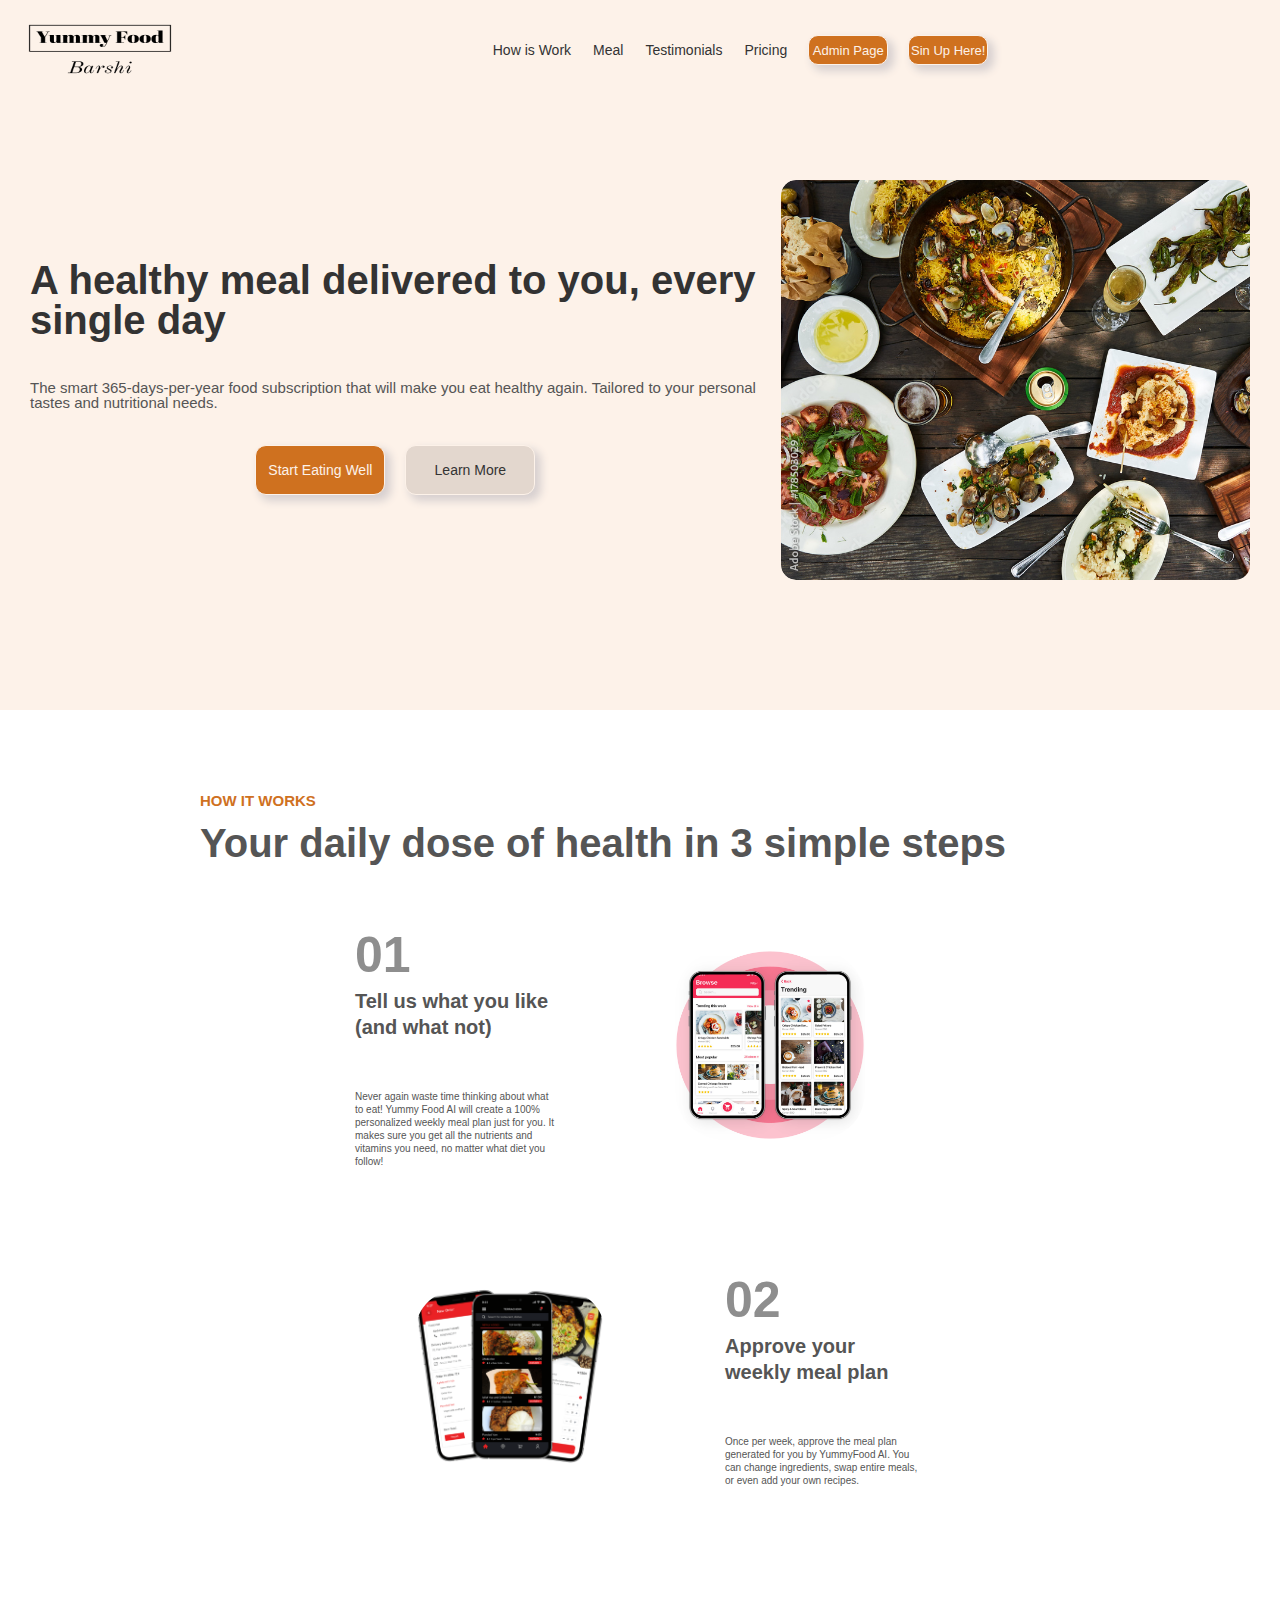
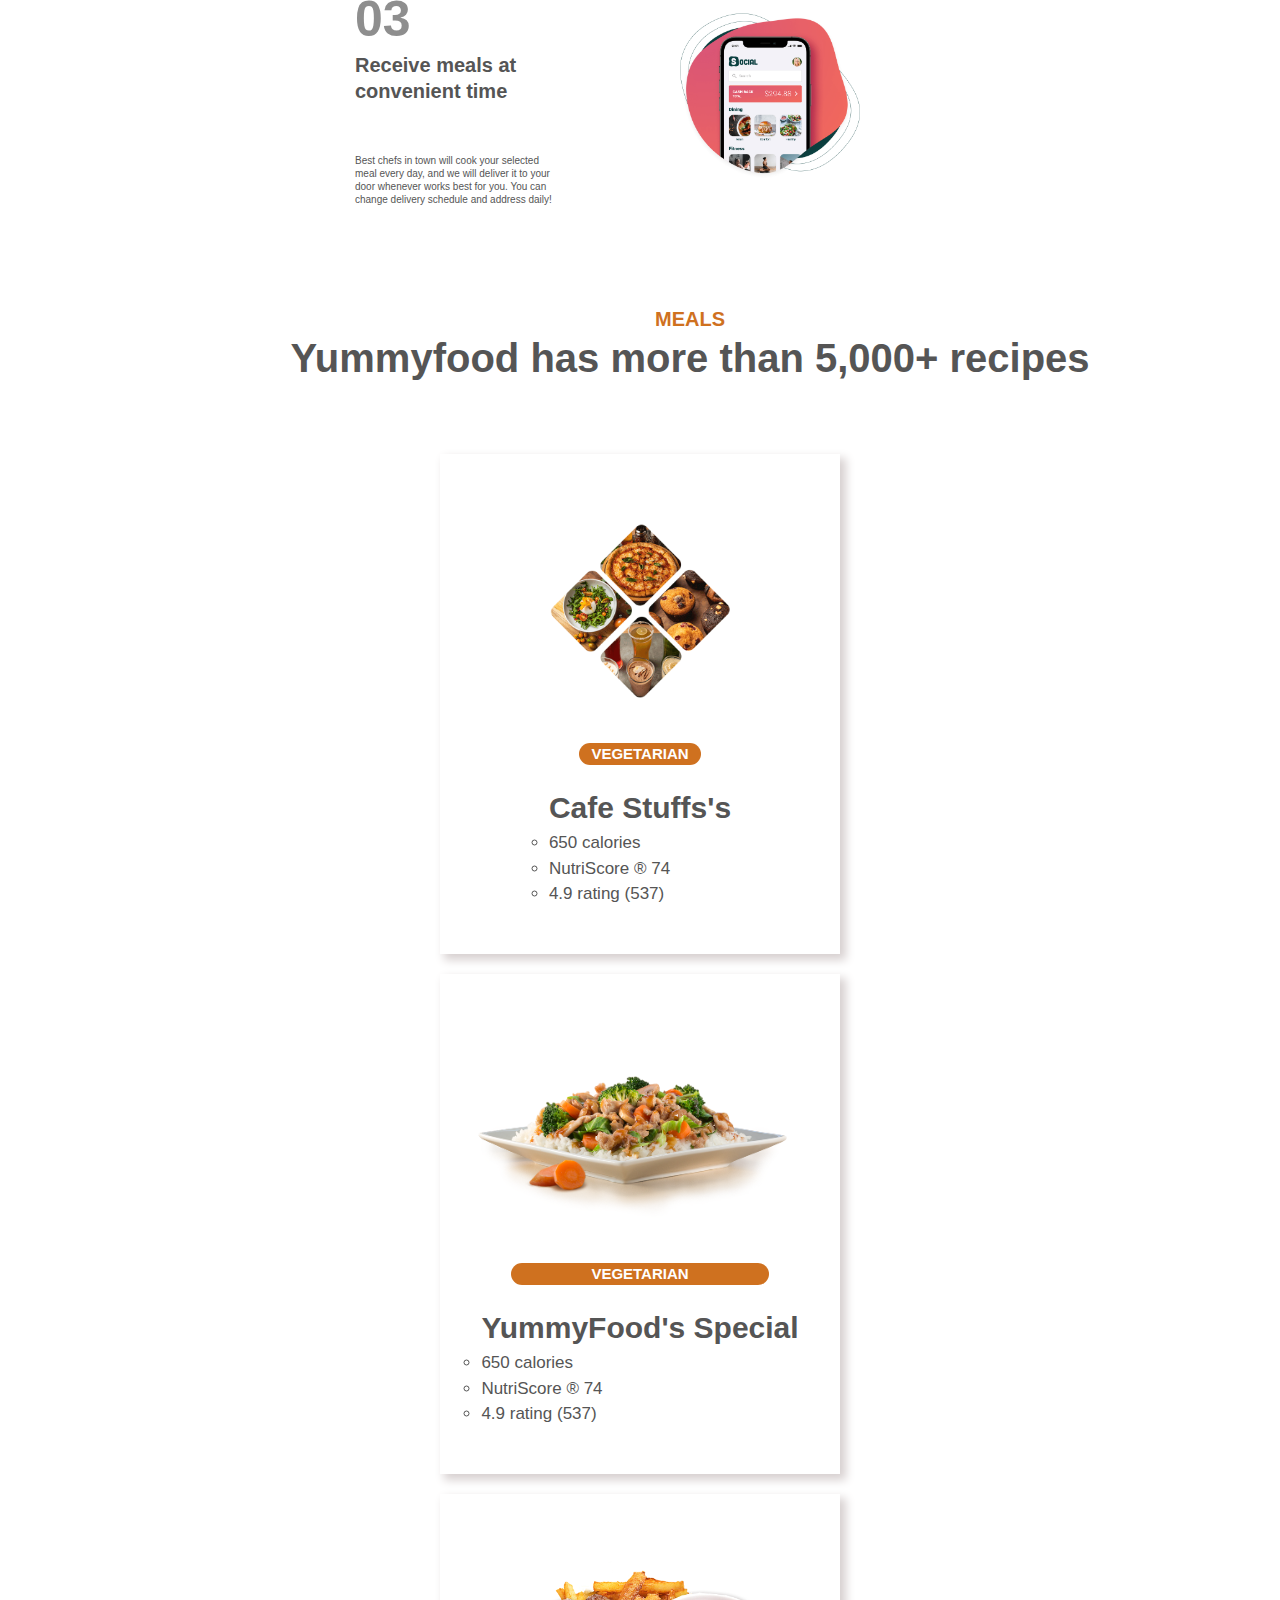
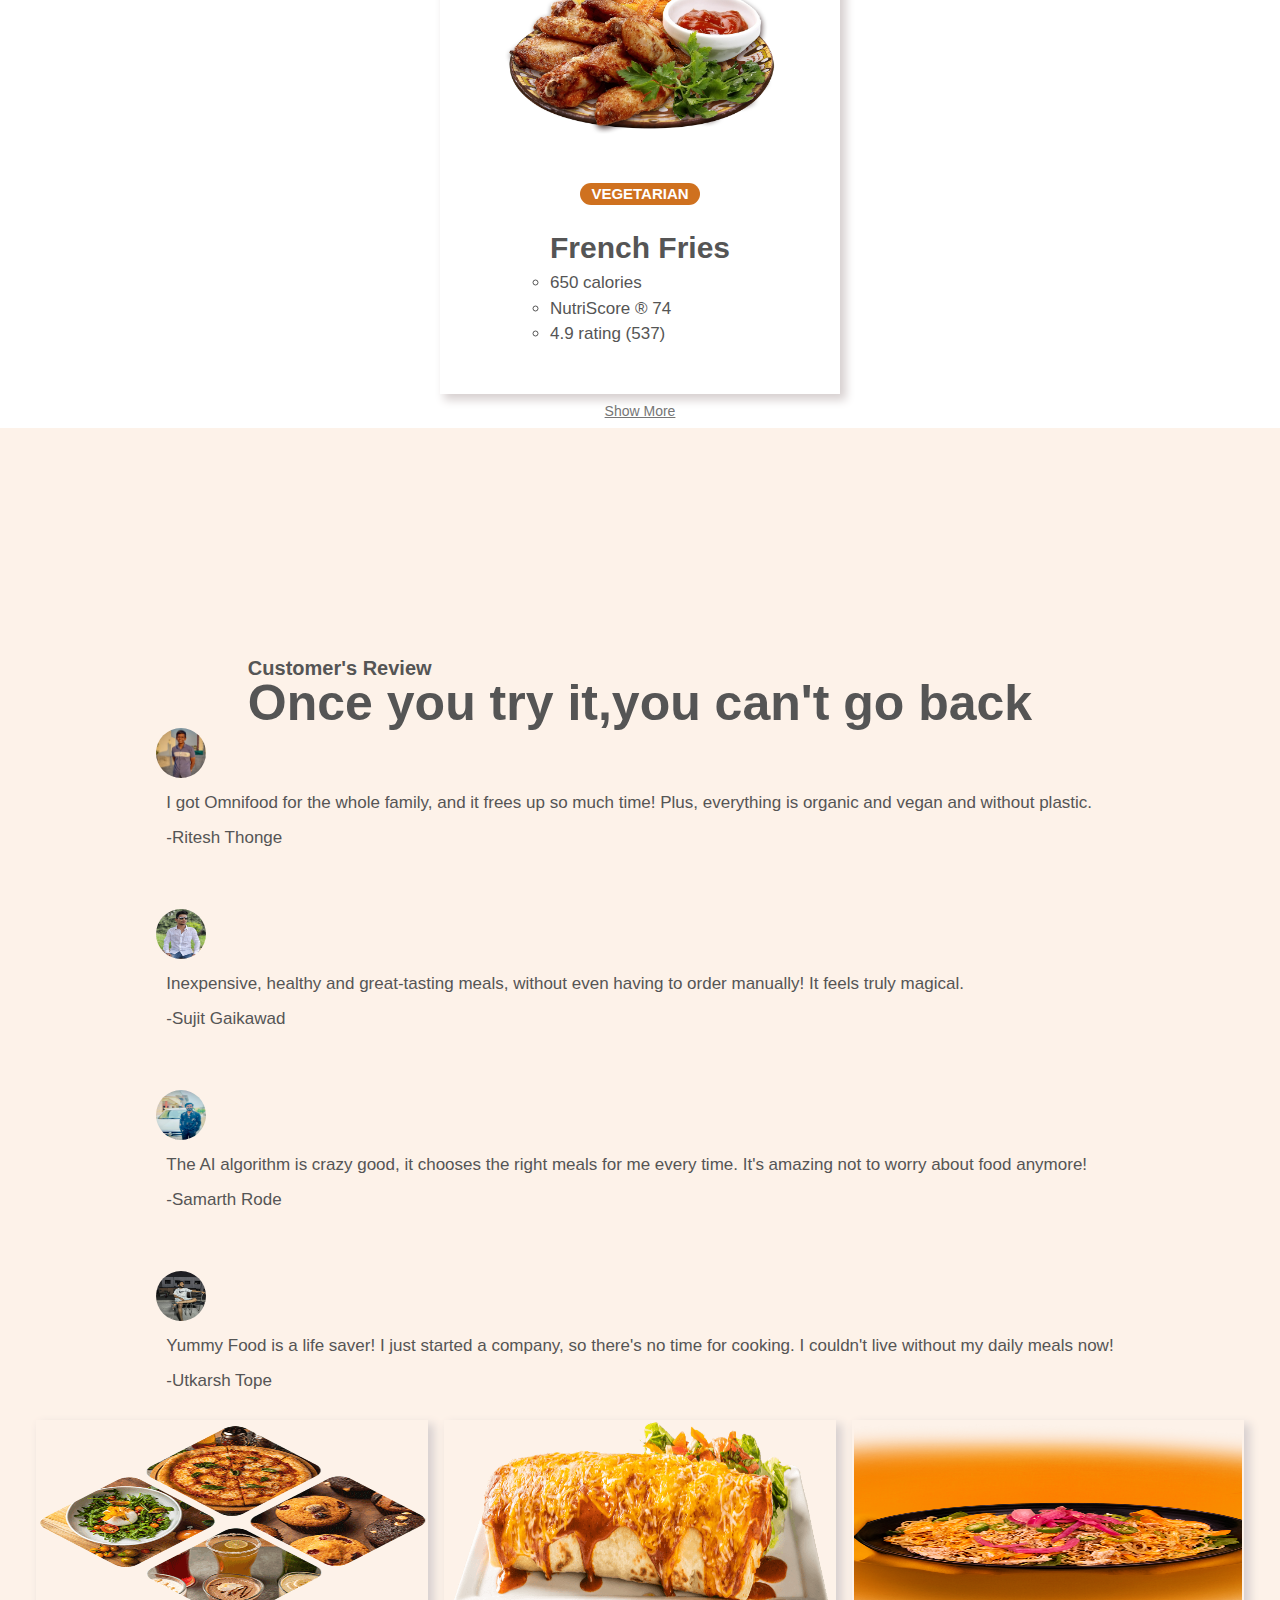
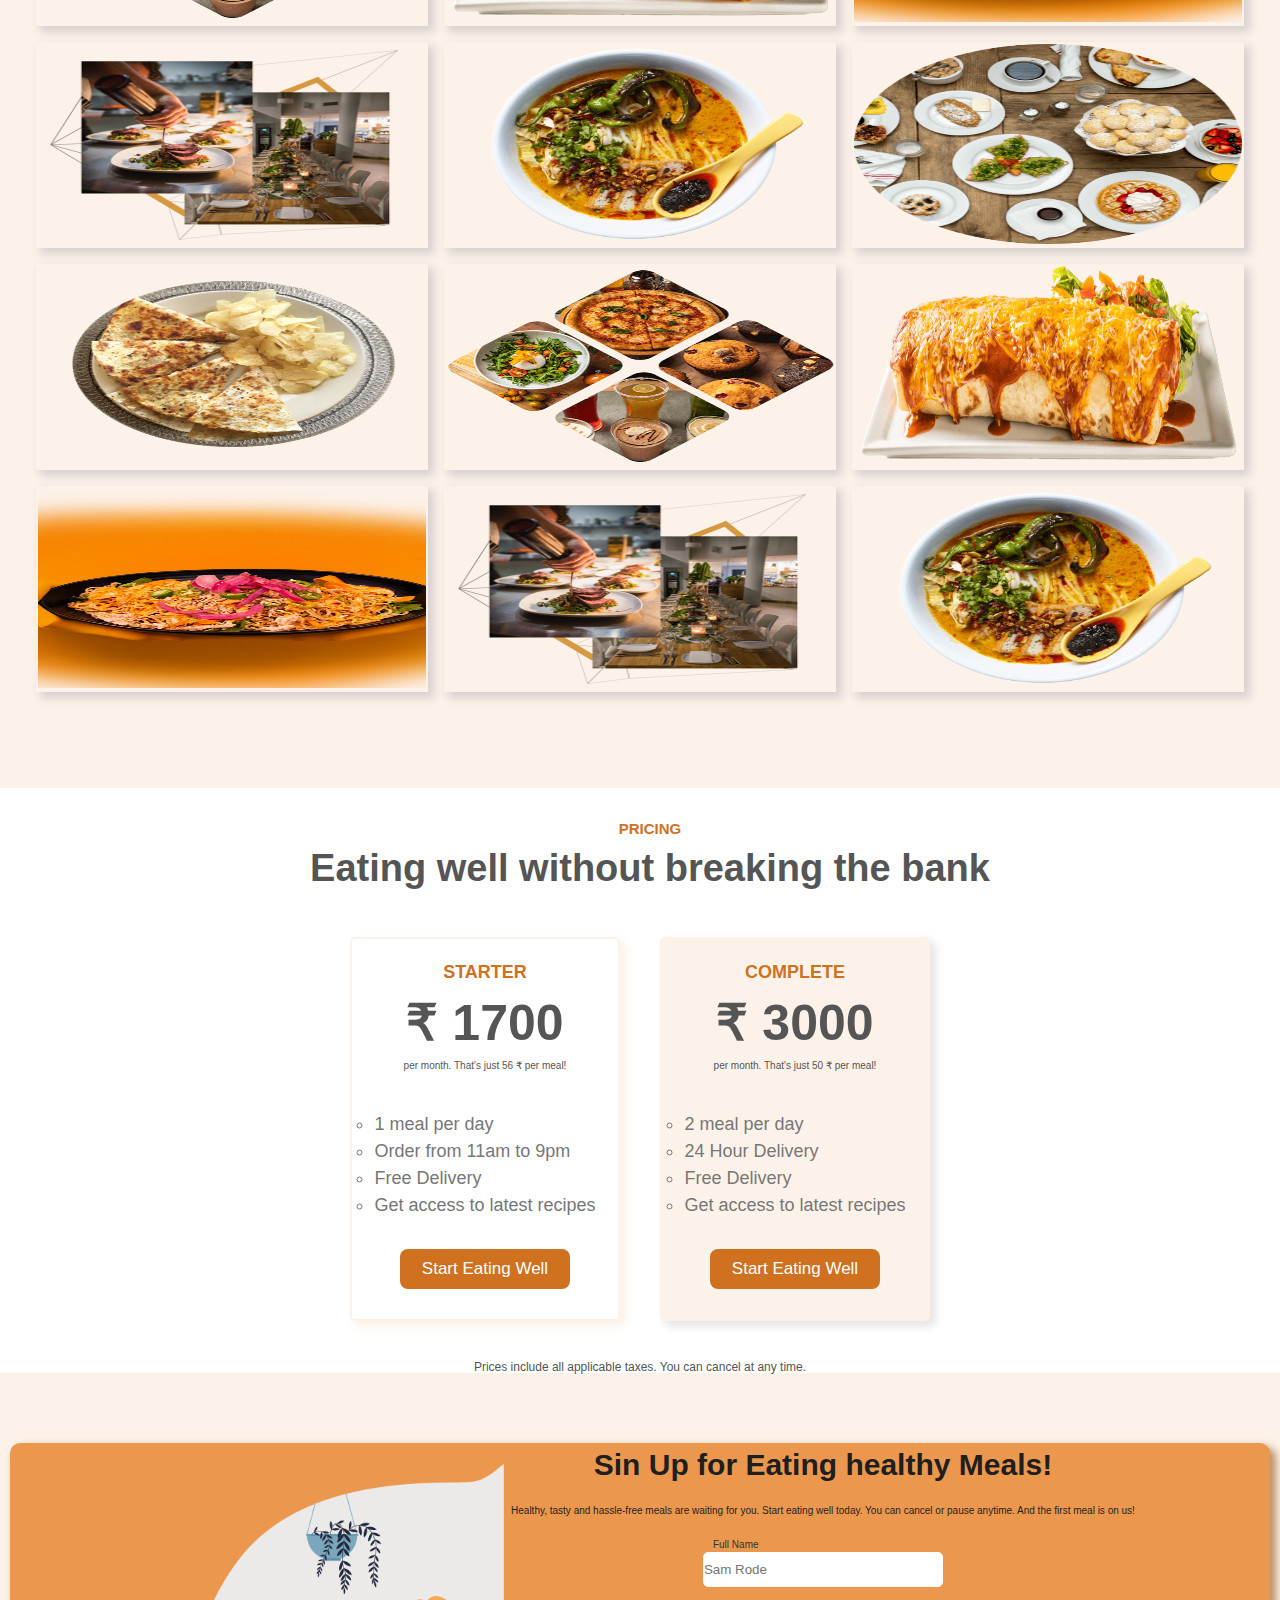
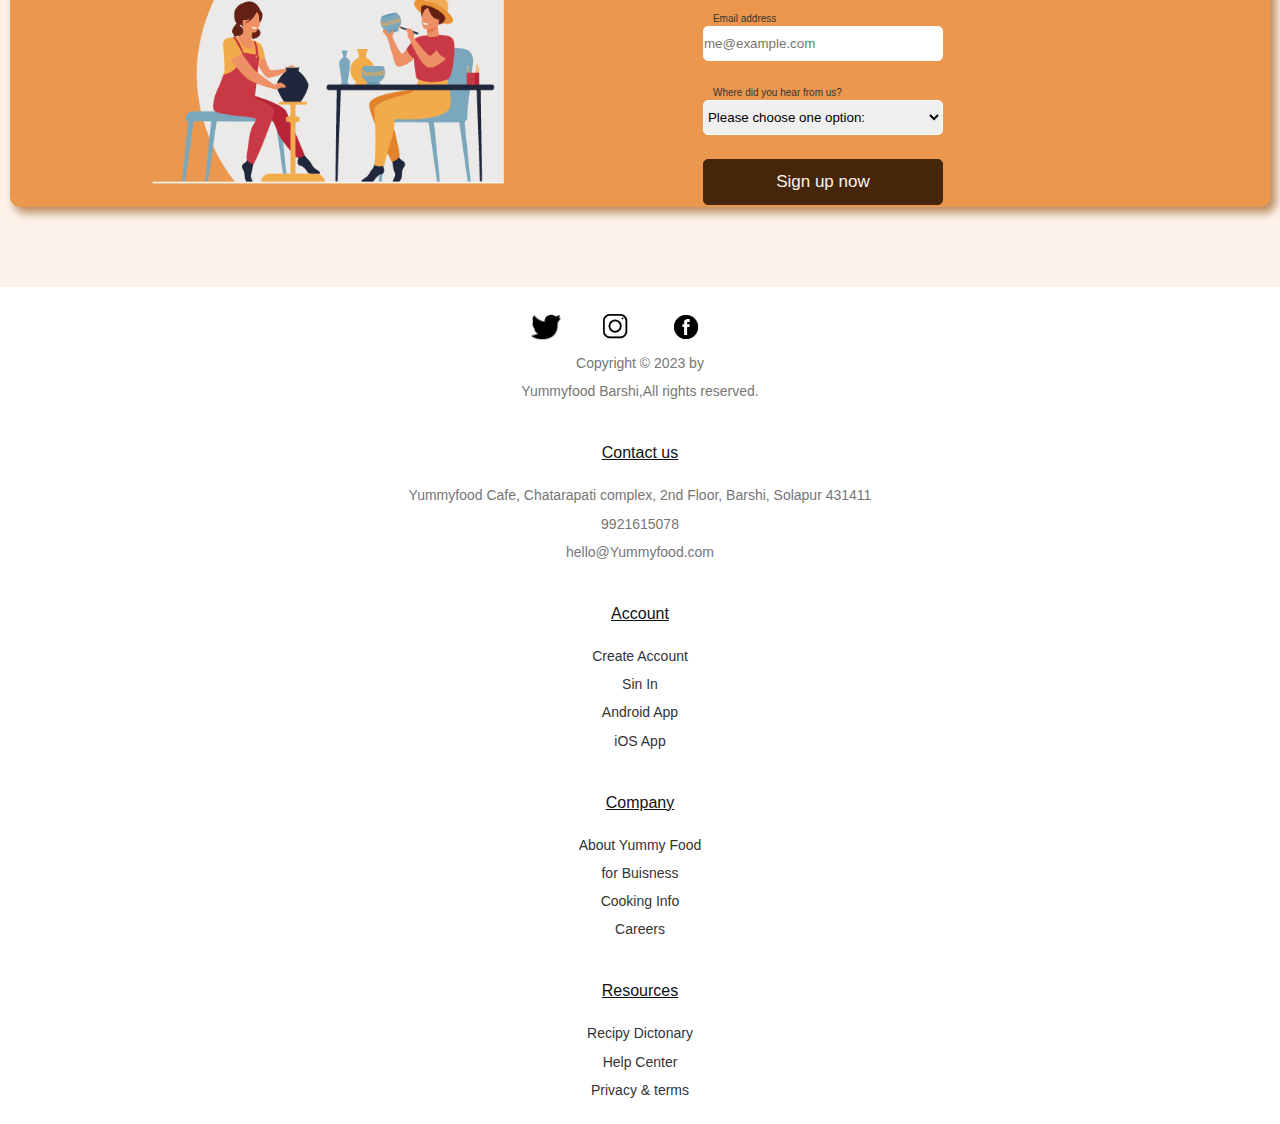
<file: index.html>
<!DOCTYPE html>
<html lang="en">
  <head>
    <meta charset="UTF-8" />
    <meta http-equiv="X-UA-Compatible" content="IE=edge" />
    <meta name="viewport" content="width=device-width, initial-scale=1.0" />
    <meta name="google-adsense-account" content="ca-pub-5844751434609614">
    <title>Order Food Web</title>
    <link rel="stylesheet" href="index.css" />
    <link rel="stylesheet"  media="screen and (max-width:620px)"
    href="phoneCSS.css"/>
    <link rel="stylesheet"  media="screen and (max-width:1400px)"
    href="TabletCSS.css"/>
    <link rel="stylesheet"  media="screen and (min-width:1401px)"
    href="index.css"/>
    
  </head>
  <body>
    <div class="navbar"> 
      <div class="imageSectionInnavbar">
        <img src="Yummy Food-logos_black.png" alt="Cafe Logo" />
      </div>
      <nav>
        <ul>
          <li>
            <a href=".howIsItwork" class="scrollHere">How is Work</a>
          </li>
          <li>
            <a href=".meals" class="scrollHere">Meal</a>
          </li>
          <li>
            <a href=".customerReview" class="scrollHere">Testimonials</a>  
          </li>
          <li>
            <a href=".pricing" class="scrollHere">Pricing</a>
          </li>
          <li>
            <button id="goToAdminPage">Admin Page</button>
          </li> 
          <li>
            <button onclick="scrollToElement()">Sin Up Here!</button>
          </li>
          
        </ul>
      </nav>
    </div>
    <div class="generalInfo">
      <div class="infoSection">
        <h1>A healthy meal delivered to you, every single day</h1>
        <p>
          The smart 365-days-per-year food subscription that will make you eat
          healthy again. Tailored to your personal tastes and nutritional needs.
        </p>
        <div class="buttonsInInfoSection">
          <button id="button1" onclick="scrollToElement()">Start Eating Well</button>
          <button id="button2" onclick="scrollToElementToLearnMore()">Learn More</button>
        </div>
      </div>
      <div class="imageSection">
        <img src="CafeImage.jpeg" alt="cafe Food Image" />
      </div>
    </div>

    <div class="howIsItwork">
      <div class="headerInHowItItWork">
        <h1>HOW IT WORKS</h1>
        <h2>Your daily dose of health in 3 simple steps</h2>
      </div>
      <div class="tip1">
        <div class="infoTip">
          <h3>01</h3>
          <h2>Tell us what you like (and what not)</h2>
          <p>
            Never again waste time thinking about what to eat! Yummy Food AI will
            create a 100% personalized weekly meal plan just for you. It makes
            sure you get all the nutrients and vitamins you need, no matter what
            diet you follow!
          </p>
        </div>
        <div class="imageInTip">
          <img src="restaurant.png" alt="phone Image" />
        </div>
      </div>
      <div class="tip2">
        <div class="imageInTip">
          <img src="tip2Image.png" alt="phone Image" />
        </div>
        <div class="infoTip">
          <h3>02</h3>
          <h2>Approve your weekly meal plan</h2>
          <p>
            Once per week, approve the meal plan generated for you by YummyFood
            AI. You can change ingredients, swap entire meals, or even add your
            own recipes.
          </p>
        </div>
      </div>
      <div class="tip3">
        <div class="infoTip">
          <h3>03</h3>
          <h2>Receive meals at convenient time</h2>
          <p>
            Best chefs in town will cook your selected meal every day, and we
            will deliver it to your door whenever works best for you. You can
            change delivery schedule and address daily!
          </p>
        </div>
        <div class="imageInTip">
          <img src="tip3Image.png" alt="phone Image" />
        </div>
      </div>
    </div>
    <div class="meals">
      <div class="heaaderInMeals">
        <h1>MEALS</h1>
        <h2>Yummyfood has more than 5,000+ recipes</h2>
      </div>
      <div class="cardsInMeal">
        <div class="card1">
          <div class="imageInCard">
            <img src="img1.png" alt="Meal Image" />
          </div>
          <div class="infoCard">
            <h4>VEGETARIAN</h4>
            <h3>Cafe Stuffs's</h3>
            <ul>
              <li>650 calories</li>
              <li>NutriScore ® 74</li>
              <li>4.9 rating (537)</li>
            </ul>
          </div>
        </div>
        <div class="card2">
          <div class="imageInCard">
            <img src="meal2.png" alt="Meal Image" />
          </div>
          <div class="infoCard">
            <h4>VEGETARIAN</h4>
            <h3>YummyFood's Special</h3>
            <ul>
              <li>650 calories</li>
              <li>NutriScore ® 74</li>
              <li>4.9 rating (537)</li>
            </ul>
          </div>
        </div>
        <div class="card3">
          <div class="imageInCard">
            <img src="meal3.webp" alt="Meal Image" />
          </div>
          <div class="infoCard">
            <h4>VEGETARIAN</h4>
            <h3>French Fries</h3>
            <ul>
              <li>650 calories</li>
              <li>NutriScore ® 74</li>
              <li>4.9 rating (537)</li>
            </ul>
          </div>
        </div>
        <div class="card4">
          <a href="#">Show More</a>
        </div>
      </div>
    </div>
    
    <div class="customerReview">
      
      <div class="writtenInfo">
        <div class="heaaderInWritteninfo">
          <h1>Customer's Review</h1>
          <h2>Once you try it,you can't go back</h2>
        </div>
          <div class="actualReview">
            <div class="rewiew">
              <img src="RiteshImage.jpg" alt="customer's Image">
              <p>I got Omnifood for the whole family, and it frees up so much time! Plus, everything is organic and vegan and without plastic.</p>
              <p>-Ritesh Thonge</p>
            </div>
            <div class="rewiew">
              <img src="sujitImage.jpg" alt="customer's Image">
              <p>Inexpensive, healthy and great-tasting meals, without even having to order manually! It feels truly magical.</p>
              <p>-Sujit Gaikawad</p>
            </div>
            <div class="rewiew">
              <img src="samImage.jpg" alt="customer's Image">
              <p>The AI algorithm is crazy good, it chooses the right meals for me every time. It's amazing not to worry about food anymore!</p>
              <p>-Samarth Rode</p>
            </div>
            <div class="rewiew">
              <img src="utkarshImage.jpg" alt="customer's Image">
              <p>Yummy Food is a life saver! I just started a company, so there's no time for cooking. I couldn't live without my daily meals now!</p>
              <p>-Utkarsh Tope</p>
            </div>
          
        </div>
        
      </div>
      
      <div class="images">
        <div class="sampleImages">
          <img src="img1.png" alt="cafe Images">
        </div>
        <div class="sampleImages">
          <img src="img2.png" alt="cafe Images">
        </div>
        <div class="sampleImages">
          <img src="img3.webp" alt="cafe Images">
        </div>
        <div class="sampleImages">
          <img src="img4.png" alt="cafe Images">
        </div>
        <div class="sampleImages">
          <img src="img5.png" alt="cafe Images">
        </div>
        <div class="sampleImages">
          <img src="img6.png" alt="cafe Images">
        </div>
        <div class="sampleImages">
          <img src="img7.png" alt="cafe Images">
        </div>
        <div class="sampleImages">
          <img src="img1.png" alt="cafe Images">
        </div>
        <div class="sampleImages">
          <img src="img2.png" alt="cafe Images">
        </div>
        <div class="sampleImages">
          <img src="img3.webp" alt="cafe Images">
        </div>
        <div class="sampleImages">
          <img src="img4.png" alt="cafe Images">
        </div>
        <div class="sampleImages">
          <img src="img5.png" alt="cafe Images">
        </div>
      </div>
    </div>
    <div class="pricing">
      <div class="headerSection">
        <h1>PRICING</h1>
        <h2>Eating well without breaking the bank</h2>
      </div>
      <div class="cardSection">
        <div class="cardPricing1">
          <h3>STARTER</h3>
          <h2> &#x20B9 1700</h2>
          <p>per month. That's just 56 &#x20B9 per meal!</p>
          <ul>
            <li>1 meal per day</li>
            <li>Order from 11am to 9pm</li>
            <li>Free Delivery</li>
            <li>Get access to latest recipes</li>
          </ul>
          <button>Start Eating Well</button>
        </div>
        <div class="cardPricing2">
          <h3>COMPLETE</h3>
          <h2> &#x20B9 3000</h2>
          <p>per month. That's just 50 &#x20B9 per meal!</p>
          <ul>
            <li>2 meal per day</li>
            <li>24 Hour Delivery</li>
            <li>Free Delivery</li>
            <li>Get access to latest recipes</li>
          </ul>
          <button>Start Eating Well</button>
        </div>
      </div>
      <div class="footer">
        <p>Prices include all applicable taxes. You can cancel at any time.</p>
      </div>
    </div>
    <div class="sinUpForCustomer">
      <div class="imageInSinUp">
        <img src="formImage.png" alt="Cafe Image">
      </div>
      <div class="sinUpForm">
        <div class="headingSinUpForm">
          <h2>Sin Up for Eating healthy Meals!</h2>
          <p>Healthy, tasty and hassle-free meals are waiting for you. Start eating well today. You can cancel or pause anytime. And the first meal is on us!</p>
        </div>
        <form action="#">
          <div>
            <label for="full-name">Full Name</label> <br>
            <input id="full-name" type="text" placeholder="Sam Rode" required />
          </div>

          <div>
            <label for="email">Email address</label> <br>
            <input id="email" type="email" placeholder="me@example.com" required />
          </div>

          <div>
            <label for="select-where">Where did you hear from us?</label> <br>
            <select id="select-where" required>
              <option value="">Please choose one option:</option>
              <option value="friends">Friends and family</option>
              <option value="youtube">YouTube video</option>
              <option value="podcast">Podcast</option>
              <option value="ad">Facebook ad</option>
              <option value="others">Others</option>
            </select>
          </div>

          <button class="btn btn--form">Sign up now</button>
        </form>
      </div>
    </div>
    <footer>
      <div class="box1">
       
        <div class="linksInFooter">
          <a href="#" target="_blank"><img src="/ImageFolder/twitterImage.png" alt="Twitter Image"></a>
          <a href="#" target="_blank"><img src="/ImageFolder/instagramImage.png" alt="Twitter Image"></a>
          <a href="#" target="_blank"><img src="/ImageFolder/facebookImage.png" alt="Twitter Image"></a>
        </div>
        <p>Copyright © 2023 by</p>
        <p>Yummyfood Barshi,All rights reserved.</p>
      </div>
      <div class="box2">
        <h2>Contact us</h2>
        <p>Yummyfood Cafe, Chatarapati complex, 2nd Floor, Barshi, Solapur 431411</p>
        <p>9921615078</p>
        <p>hello@Yummyfood.com</p>
      </div>
      <div class="box3">
        <h2>Account</h2>
        <a href="#" target="_blank">Create Account</a>
        <a href="#" target="_blank">Sin In</a>
        <a href="#" target="_blank">Android App</a>
        <a href="#" target="_blank">iOS App</a>
      </div>
      <div class="box4">
        <h2>Company</h2>
        <a href="#" target="_blank">About Yummy Food</a>
        <a href="#" target="_blank">for Buisness</a>
        <a href="#" target="_blank">Cooking Info</a>
        <a href="#" target="_blank">Careers</a>
      </div>
      <div class="box5">
        <h2>Resources</h2>
        <a href="#" target="_blank">Recipy Dictonary</a>
        <a href="#" target="_blank">Help Center</a>
        <a href="#" target="_blank">Privacy & terms</a>
        

      </div>
    </footer>
    <script async src="https://pagead2.googlesyndication.com/pagead/js/adsbygoogle.js?client=ca-pub-5844751434609614"
     crossorigin="anonymous"></script>
    <script>
      var links = document.querySelectorAll("nav a");
/*for nav bar*/
links.forEach(function (link) {
  link.addEventListener("click", function (event) {
    event.preventDefault();
    var target = document.querySelector(this.getAttribute("href"));
    target.scrollIntoView({
      behavior: "smooth",
    });
  });
});

/*For Admin Page botton*/
var adButton = document.getElementById("goToAdminPage");

  // Add a click event listener to the button
  adButton.addEventListener("click", function() {
    // Redirect to another page
    window.location.href = "ActualAdminPage.html";
  });

/*for navbar button*/
function scrollToElement() {
  var element = document.querySelector(".sinUpForCustomer");
  element.scrollIntoView({behavior: "smooth", block: "start", inline: "nearest"});
}

function scrollToElementToLearnMore() {
  var element = document.querySelector(".howIsItwork");
  element.scrollIntoView({behavior: "smooth", block: "start", inline: "nearest"});
}



    </script>
  </body>
  
</html>
</file>
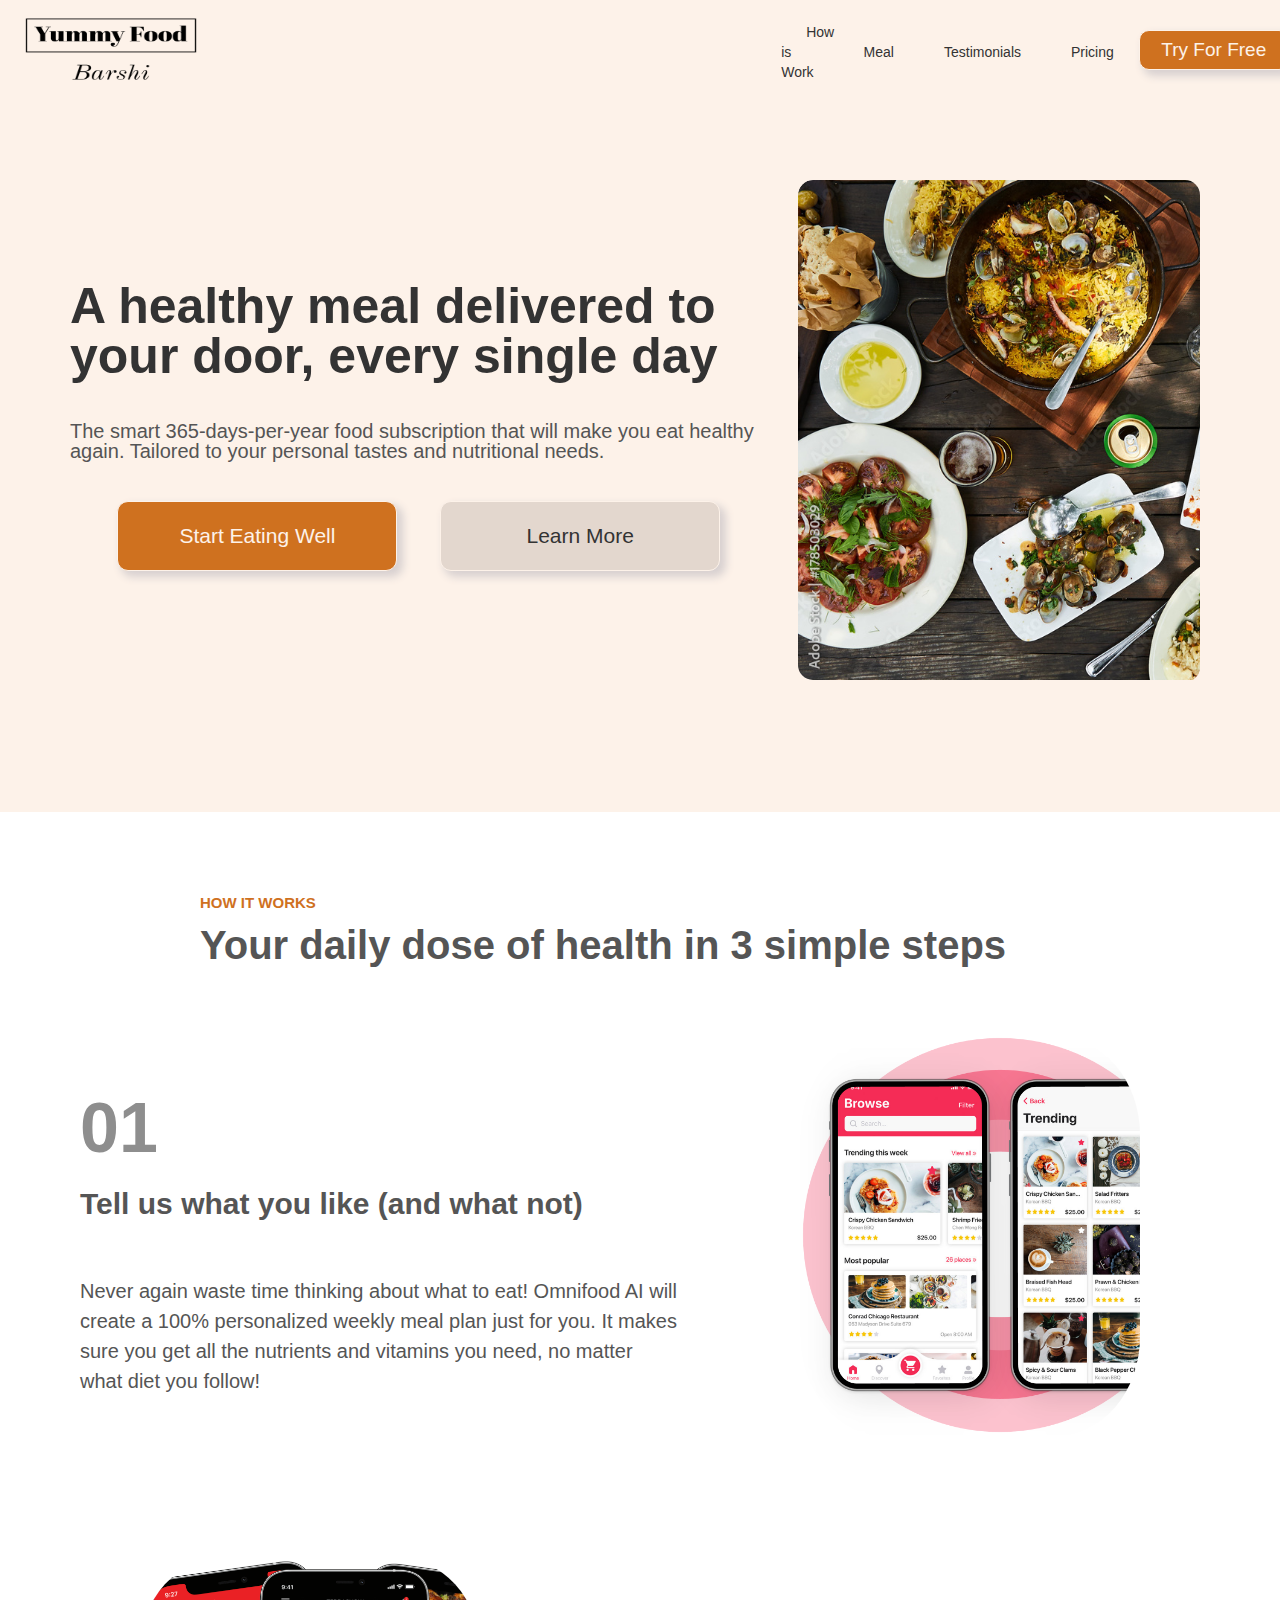
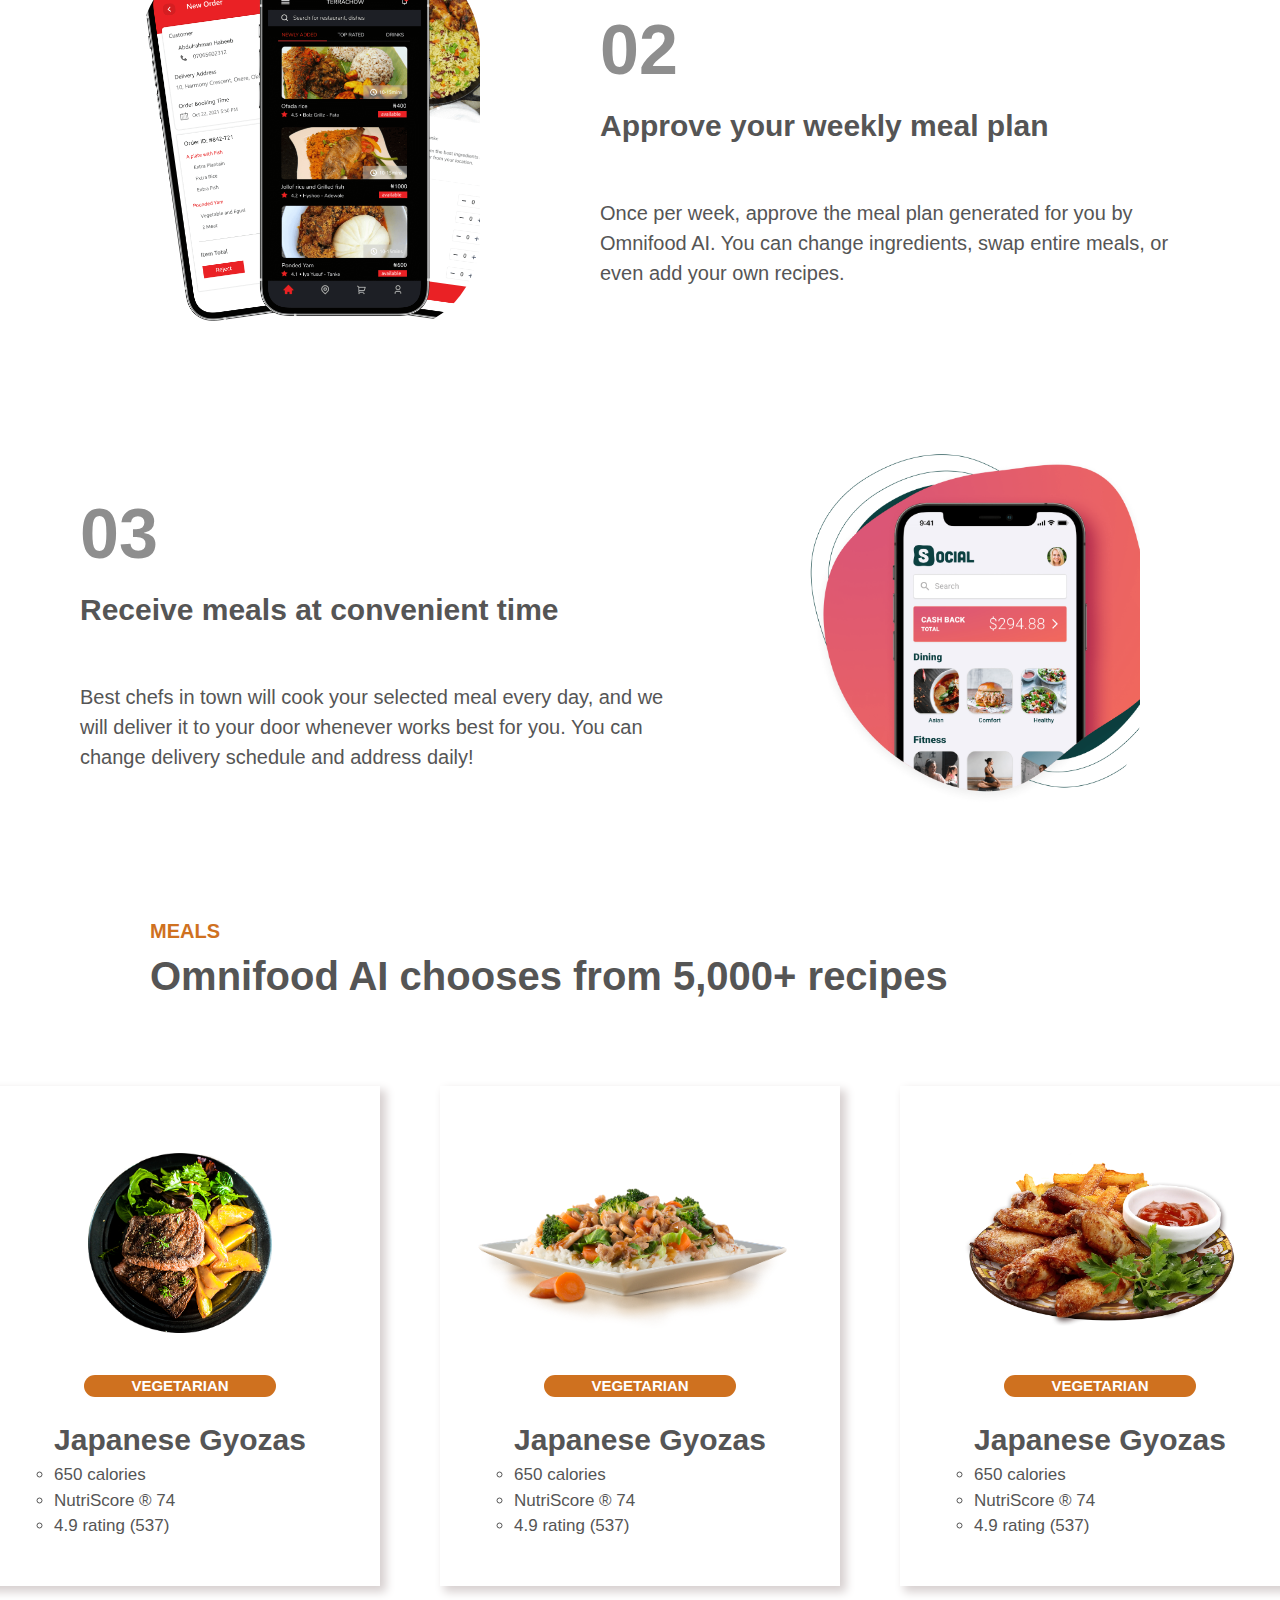
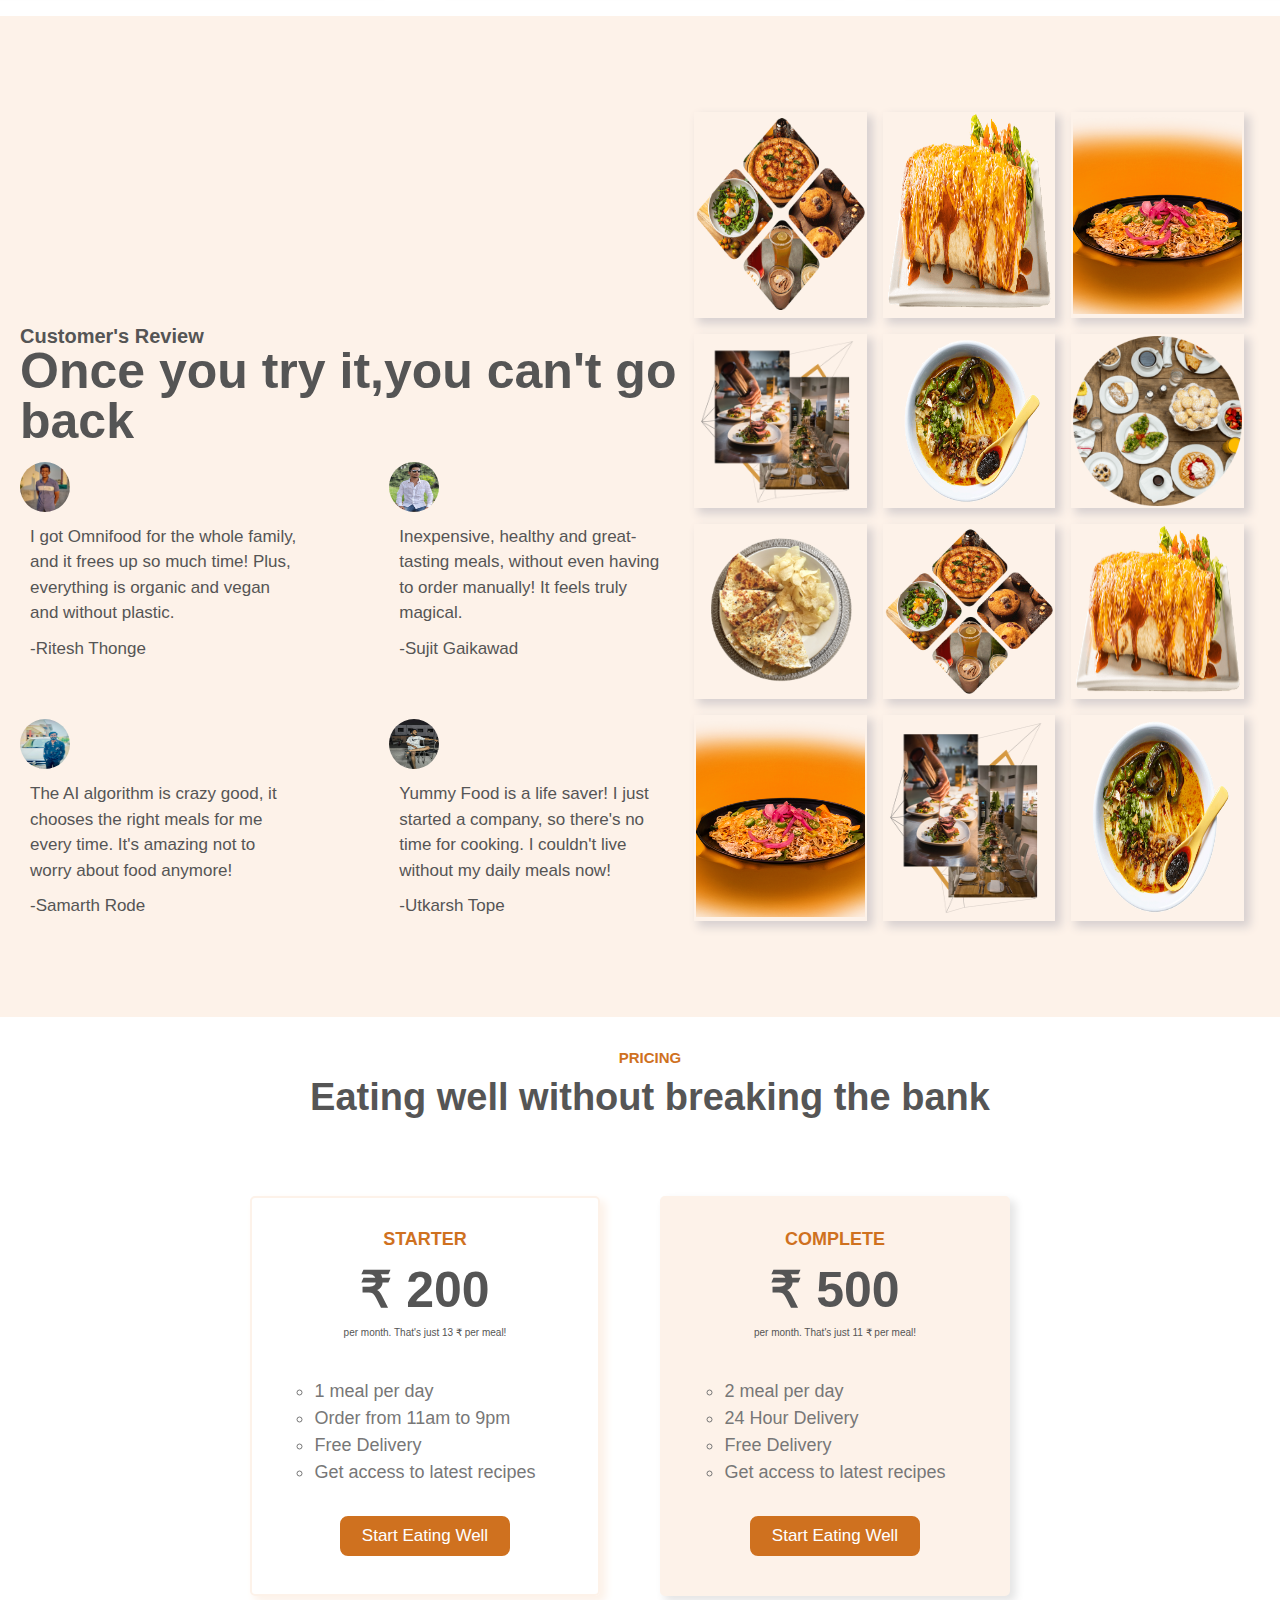
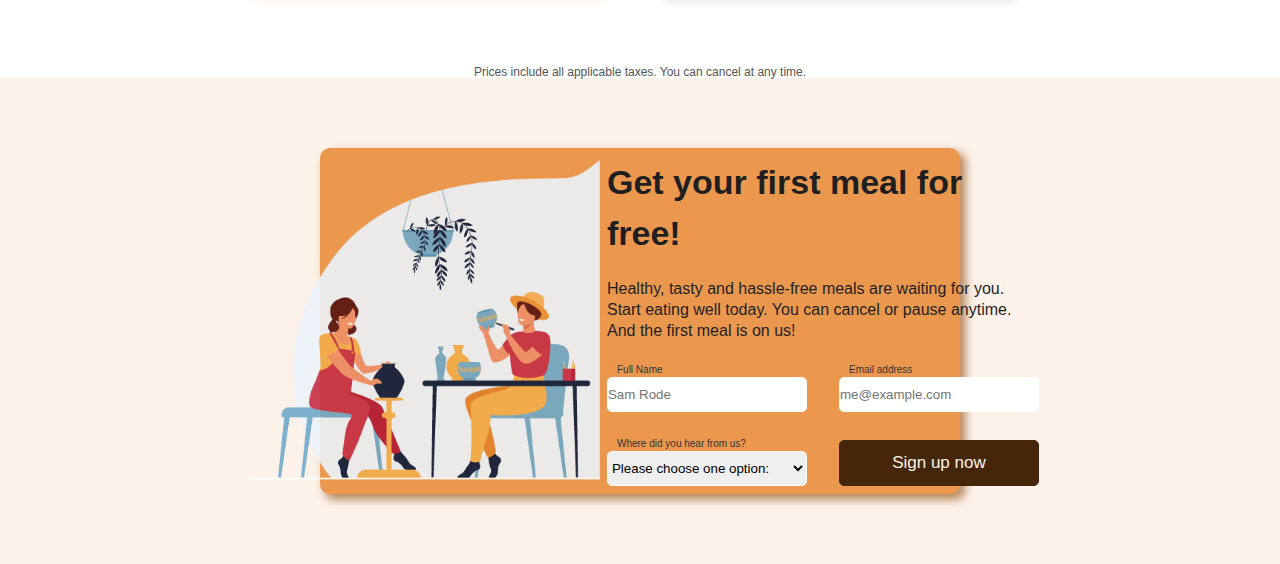
<file: HTML_Folder/index.html>
<!DOCTYPE html>
<html lang="en">
  <head>
    <meta charset="UTF-8" />
    <meta http-equiv="X-UA-Compatible" content="IE=edge" />
    <meta name="viewport" content="width=device-width, initial-scale=1.0" />
    <title>Order Food Web</title>
    <link rel="stylesheet" href="/LaptopCSS/index.css" />
  </head>
  <body>
    <div class="navbar">
      <div class="imageSectionInnavbar">
        <img src="/ImageFolder/Yummy Food-logos_black.png" alt="Cafe Logo" />
      </div>
      <nav>
        <ul>
          <li>
            <a href="#">How is Work</a>
          </li>
          <li>
            <a href="#">Meal</a>
          </li>
          <li>
            <a href="#">Testimonials</a>
          </li>
          <li>
            <a href="#">Pricing</a>
          </li>
          <li>
            <button>Try For Free</button>
          </li>
        </ul>
      </nav>
    </div>
    <div class="generalInfo">
      <div class="infoSection">
        <h1>A healthy meal delivered to your door, every single day</h1>
        <p>
          The smart 365-days-per-year food subscription that will make you eat
          healthy again. Tailored to your personal tastes and nutritional needs.
        </p>
        <div class="buttonsInInfoSection">
          <button id="button1">Start Eating Well</button>
          <button id="button2">Learn More</button>
        </div>
      </div>
      <div class="imageSection">
        <img src="/ImageFolder/CafeImage.jpeg" alt="cafe Food Image" />
      </div>
    </div>

    <div class="howIsItwork">
      <div class="headerInHowItItWork">
        <h1>HOW IT WORKS</h1>
        <h2>Your daily dose of health in 3 simple steps</h2>
      </div>
      <div class="tip1">
        <div class="infoTip">
          <h3>01</h3>
          <h2>Tell us what you like (and what not)</h2>
          <p>
            Never again waste time thinking about what to eat! Omnifood AI will
            create a 100% personalized weekly meal plan just for you. It makes
            sure you get all the nutrients and vitamins you need, no matter what
            diet you follow!
          </p>
        </div>
        <div class="imageInTip">
          <img src="/ImageFolder/restaurant.png" alt="phone Image" />
        </div>
      </div>
      <div class="tip2">
        <div class="imageInTip">
          <img src="/ImageFolder/tip2Image.png" alt="phone Image" />
        </div>
        <div class="infoTip">
          <h3>02</h3>
          <h2>Approve your weekly meal plan</h2>
          <p>
            Once per week, approve the meal plan generated for you by Omnifood
            AI. You can change ingredients, swap entire meals, or even add your
            own recipes.
          </p>
        </div>
      </div>
      <div class="tip3">
        <div class="infoTip">
          <h3>03</h3>
          <h2>Receive meals at convenient time</h2>
          <p>
            Best chefs in town will cook your selected meal every day, and we
            will deliver it to your door whenever works best for you. You can
            change delivery schedule and address daily!
          </p>
        </div>
        <div class="imageInTip">
          <img src="/ImageFolder/tip3Image.png" alt="phone Image" />
        </div>
      </div>
    </div>
    <div class="meals">
      <div class="heaaderInMeals">
        <h1>MEALS</h1>
        <h2>Omnifood AI chooses from 5,000+ recipes</h2>
      </div>
      <div class="cardsInMeal">
        <div class="card1">
          <div class="imageInCard">
            <img src="/ImageFolder/meal1.png" alt="Meal Image" />
          </div>
          <div class="infoCard">
            <h4>VEGETARIAN</h4>
            <h3>Japanese Gyozas</h3>
            <ul>
              <li>650 calories</li>
              <li>NutriScore ® 74</li>
              <li>4.9 rating (537)</li>
            </ul>
          </div>
        </div>
        <div class="card2">
          <div class="imageInCard">
            <img src="/ImageFolder/meal2.png" alt="Meal Image" />
          </div>
          <div class="infoCard">
            <h4>VEGETARIAN</h4>
            <h3>Japanese Gyozas</h3>
            <ul>
              <li>650 calories</li>
              <li>NutriScore ® 74</li>
              <li>4.9 rating (537)</li>
            </ul>
          </div>
        </div>
        <div class="card3">
          <div class="imageInCard">
            <img src="/ImageFolder/meal3.webp" alt="Meal Image" />
          </div>
          <div class="infoCard">
            <h4>VEGETARIAN</h4>
            <h3>Japanese Gyozas</h3>
            <ul>
              <li>650 calories</li>
              <li>NutriScore ® 74</li>
              <li>4.9 rating (537)</li>
            </ul>
          </div>
        </div>
      </div>
    </div>
    <div class="customerReview">
      <div class="writtenInfo">
        <div class="heaaderInWritteninfo">
          <h1>Customer's Review</h1>
          <h2>Once you try it,you can't go back</h2>
        </div>
          <div class="actualReview">
            <div class="rewiew">
              <img src="/ImageFolder/RiteshImage.jpg" alt="customer's Image">
              <p>I got Omnifood for the whole family, and it frees up so much time! Plus, everything is organic and vegan and without plastic.</p>
              <p>-Ritesh Thonge</p>
            </div>
            <div class="rewiew">
              <img src="/ImageFolder/sujitImage.jpg" alt="customer's Image">
              <p>Inexpensive, healthy and great-tasting meals, without even having to order manually! It feels truly magical.</p>
              <p>-Sujit Gaikawad</p>
            </div>
            <div class="rewiew">
              <img src="/ImageFolder/samImage.jpg" alt="customer's Image">
              <p>The AI algorithm is crazy good, it chooses the right meals for me every time. It's amazing not to worry about food anymore!</p>
              <p>-Samarth Rode</p>
            </div>
            <div class="rewiew">
              <img src="/ImageFolder/utkarshImage.jpg" alt="customer's Image">
              <p>Yummy Food is a life saver! I just started a company, so there's no time for cooking. I couldn't live without my daily meals now!</p>
              <p>-Utkarsh Tope</p>
            </div>
          
        </div>
        
      </div>
      <div class="images">
        <div class="sampleImages">
          <img src="/ImageFolder/img1.png" alt="cafe Images">
        </div>
        <div class="sampleImages">
          <img src="/ImageFolder/img2.png" alt="cafe Images">
        </div>
        <div class="sampleImages">
          <img src="/ImageFolder/img3.webp" alt="cafe Images">
        </div>
        <div class="sampleImages">
          <img src="/ImageFolder/img4.png" alt="cafe Images">
        </div>
        <div class="sampleImages">
          <img src="/ImageFolder/img5.png" alt="cafe Images">
        </div>
        <div class="sampleImages">
          <img src="/ImageFolder/img6.png" alt="cafe Images">
        </div>
        <div class="sampleImages">
          <img src="/ImageFolder/img7.png" alt="cafe Images">
        </div>
        <div class="sampleImages">
          <img src="/ImageFolder/img1.png" alt="cafe Images">
        </div>
        <div class="sampleImages">
          <img src="/ImageFolder/img2.png" alt="cafe Images">
        </div>
        <div class="sampleImages">
          <img src="/ImageFolder/img3.webp" alt="cafe Images">
        </div>
        <div class="sampleImages">
          <img src="/ImageFolder/img4.png" alt="cafe Images">
        </div>
        <div class="sampleImages">
          <img src="/ImageFolder/img5.png" alt="cafe Images">
        </div>
      </div>
    </div>
    <div class="pricing">
      <div class="headerSection">
        <h1>PRICING</h1>
        <h2>Eating well without breaking the bank</h2>
      </div>
      <div class="cardSection">
        <div class="cardPricing1">
          <h3>STARTER</h3>
          <h2> &#x20B9 200</h2>
          <p>per month. That's just 13 &#x20B9 per meal!</p>
          <ul>
            <li>1 meal per day</li>
            <li>Order from 11am to 9pm</li>
            <li>Free Delivery</li>
            <li>Get access to latest recipes</li>
          </ul>
          <button>Start Eating Well</button>
        </div>
        <div class="cardPricing2">
          <h3>COMPLETE</h3>
          <h2> &#x20B9 500</h2>
          <p>per month. That's just 11 &#x20B9 per meal!</p>
          <ul>
            <li>2 meal per day</li>
            <li>24 Hour Delivery</li>
            <li>Free Delivery</li>
            <li>Get access to latest recipes</li>
          </ul>
          <button>Start Eating Well</button>
        </div>
      </div>
      <div class="footer">
        <p>Prices include all applicable taxes. You can cancel at any time.</p>
      </div>
    </div>
    <div class="sinUpForCustomer">
      <div class="imageInSinUp">
        <img src="/ImageFolder/formImage.png" alt="Cafe Image">
      </div>
      <div class="sinUpForm">
        <div class="headingSinUpForm">
          <h2>Get your first meal for free!</h2>
          <p>Healthy, tasty and hassle-free meals are waiting for you. Start eating well today. You can cancel or pause anytime. And the first meal is on us!</p>
        </div>
        <form action="#">
          <div>
            <label for="full-name">Full Name</label> <br>
            <input id="full-name" type="text" placeholder="Sam Rode" required />
          </div>

          <div>
            <label for="email">Email address</label> <br>
            <input id="email" type="email" placeholder="me@example.com" required />
          </div>

          <div>
            <label for="select-where">Where did you hear from us?</label> <br>
            <select id="select-where" required>
              <option value="">Please choose one option:</option>
              <option value="friends">Friends and family</option>
              <option value="youtube">YouTube video</option>
              <option value="podcast">Podcast</option>
              <option value="ad">Facebook ad</option>
              <option value="others">Others</option>
            </select>
          </div>

          <button class="btn btn--form">Sign up now</button>
        </form>
      </div>
    </div>
   
  </body>
  </body>
</html>
</file>
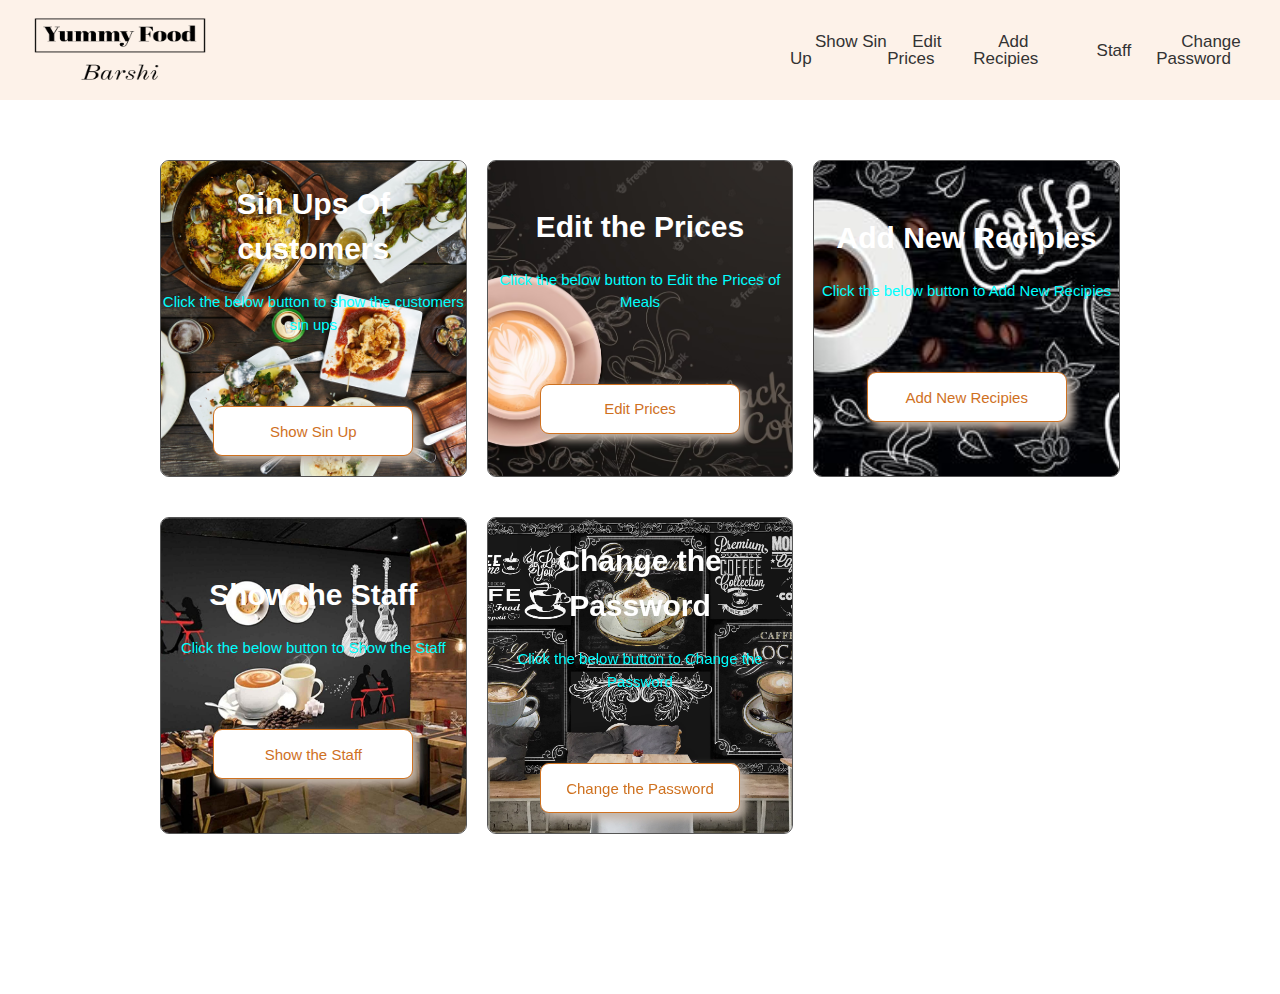
<file: ActualAdminPage.html>
<!DOCTYPE html>
<html lang="en">
  <head>
    <meta charset="UTF-8" />
    <meta http-equiv="X-UA-Compatible" content="IE=edge" />
    <meta name="viewport" content="width=device-width, initial-scale=1.0" />
    <link rel="stylesheet" href="ActualAdminPageCSS.css">
    <title>Admin Page</title>
  </head>
  <body>
    <div class="navbar">
      <div class="imageSectionInnavbar">
        <img src="Yummy Food-logos_black.png" alt="Cafe Logo" />
      </div>
      <nav>
        <ul>
          <li ><a onclick="changeButtonColor()" href="#">Show Sin Up</a></li>
          <li ><a href="#">Edit Prices</a></li>
          <li ><a href="#">Add Recipies</a></li>
          <li ><a href="#">Staff</a></li>
          <li ><a href="#">Change Password</a></li>
        </ul>
      </nav>
    </div>
    <div class="boxes">
      <div class="showSinUps">
        <h1>Sin Ups Of customers</h1>
        <p>Click the below button to show the customers sin ups</p>
        <button  class="buttons0">Show Sin Up</button>
      </div>
      <div class="editPrices">
        <h1>Edit the Prices</h1>
        <p>Click the below button to Edit the Prices of Meals </p>
        <button class="buttons1">Edit Prices</button>
      </div>
      <div class="addRecipies">
        <h1>Add New Recipies</h1>
        <p>Click the below button to Add New Recipies </p>
        <button class="buttons2">Add New Recipies</button>
      </div>
      
      <div class="showStaff">
        <h1>Show the Staff</h1>
        <p>Click the below button to Show the Staff</p>
        <button class="buttons3">Show the Staff</button>
      </div>
      <div class="changePassAndUserName">
        <h1>Change the Password</h1>
        <p>Click the below button to Change the Password</p>
        <button class="buttons4">Change the Password</button>
      </div>
    </div>
    </div>
    <script>
    function changeButtonColor() {
      document.getElementsByClassName("buttons0").style.backgroundColor = "white";
    }
    </script>
  </body>
</html>
</file>
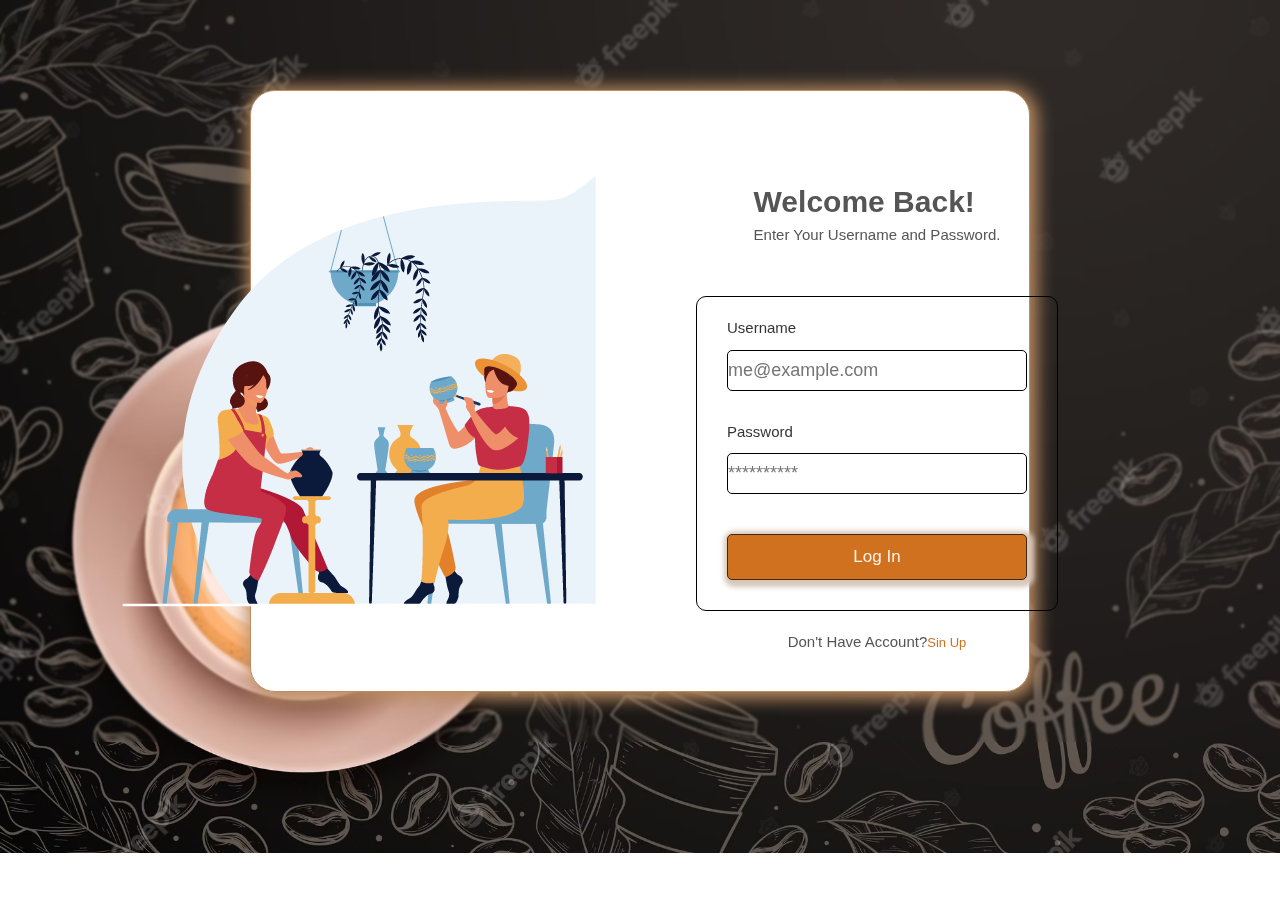
<file: logInPage.html>
<!DOCTYPE html>
<html lang="en">
  <head>
    <meta charset="UTF-8" />
    <meta http-equiv="X-UA-Compatible" content="IE=edge" />
    <meta name="viewport" content="width=device-width, initial-scale=1.0" />
    <link rel="stylesheet" href="logINPageCSS.css" />
    <title>Log In</title>
  </head>
  <body>
    <div class="container">
      <div class="imageSection">
        <img src="formImage.png" alt="Cafe Image" />
      </div>
      <div class="takeINfoSection">
        <div class="headingSinUpForm">
          <h2>Welcome Back!</h2>
          <p>Enter Your Username and Password.</p>
        </div>
        <form action="#">
          <div>
            <label for="email">Username</label> <br />
            <input
              id="email"
              type="email"
              placeholder="me@example.com"
              onclick="changeColor()"
              required
            />
          </div>

          <div>
            <label for="Password">Password</label> <br />
            <input
              id="Password"
              type="password"
              placeholder="**********"
              required
            />
          </div>
          <div>
            <button>Log In</button>
          </div>
        </form>
        <div class="sinUpLink">
          <p>Don't Have Account?</p>
          <a href="#">Sin Up</a>
        </div>
      </div>
    </div>
    <script>
      let myElement = document.getElementById("Password");
      myElement.addEventListener("click", function () {
        myElement.style.borderColor = "#cf711f";
        myElement.style.border = "2px solid #cf711f";
      });

      let myElement1 = document.getElementById("email");
      myElement1.addEventListener("click", function () {
        myElement1.style.borderColor = "#cf711f";
        myElement1.style.border = "2px solid #cf711f";
      });
    </script>
  </body>
</html>
</file>
<file: index.css>
* {
  margin: 0;
  padding: 0;
  border: none;
  outline: none;
  box-sizing: border-box;
}

html {
  font-size: 62.5%;
  overflow-x: hidden;
  scroll-behavior: smooth;
}

body {
  font-family: "Rubik", sans-serif;
  line-height: 1;
  font-weight: 400;
  color: #555;
  background-color: #fdf2e9;
  overflow-x: hidden;
}
.navbar {
  display: flex;
  flex-direction: row;
  justify-content: center;
  align-items: center;
  background-color: #fdf2e9;

  height: auto;
  max-height: 10rem;
  position: fixed;
  width: 100vw;
  z-index: 1;
}
.navbar nav {
  margin-left: 40rem;
  font-size: 2rem;
}
.navbar nav ul {
  display: flex;
  flex-direction: row;
  justify-content: center;
  align-items: center;
  list-style: none;
}
.navbar img {
  height: 190px;
  width: 240px;
  margin-left: 0;
  margin-right: 15rem;
}
.navbar nav ul li a {
  color: #333;
  font: bold;
  text-decoration: none;
  margin: 2rem 2.5rem;
}
.navbar nav ul li a:hover {
  color: #cf711f;
  transition: all ease-in-out 0.3s;
}
.navbar nav ul li button {
  background-color: #cf711f;
  color: #fdf2e9;
  border: 1px solid #fdf2e9;
  font-size: 1.3rem;
  border-radius: 10px;
  height: auto;
  width: auto;
  min-height: 4rem;
  min-width: 11rem;
  margin-left: 1rem;
  margin-right: 1rem;
  box-shadow: 5px 5px 9px 1px rgb(215, 208, 208);
}
.navbar nav ul li button:hover {
  transform: scaleX(1.1);

  transition: all ease-in-out 0.3s;
}
/*CSS of generalInfo*/
.generalInfo {
  display: flex;
  flex-direction: row;
  justify-content: center;
  align-items: center;

  margin: 15rem 5rem;
  margin-bottom: 10rem;
  padding: 1rem 1rem;
}
.infoSection {
  display: flex;
  flex-direction: column;
  justify-content: center;
  align-items: center;

  height: auto;
  width: auto;
  max-width: 80rem;
  max-height: 90rem;
  min-height: 35rem;
  min-width: 35rem;
}
.infoSection h1 {
  font-size: 5rem;
  color: #333;

  margin: 1rem 1rem;
  margin-top: 0;
}
.infoSection p {
  font-size: 2rem;

  margin: 3rem 1rem;
}
.infoSection button {
  background-color: #cf711f;
  color: #fdf2e9;
  font-size: 2.1rem;
  border-radius: 11px;
  height: auto;
  width: auto;
  min-height: 7rem;
  min-width: 28rem;
  margin: 1rem 2rem;
  border: 1px solid #fdf2e9;
  box-shadow: 5px 5px 9px 1px rgb(215, 208, 208);
}
.infoSection #button2 {
  background-color: #e3d7ce;
  color: #333;
}
.infoSection #button2:hover {
  background-color: #dacfc7;
  transform: translateX(5px);
  transition: all ease-in-out 0.3s;
}
.infoSection button:hover {
  background-color: #b06625;
  transform: translateX(-5px);
  transition: all ease-in-out 0.3s;
}
.imageSection {
  height: auto;
  width: auto;
  overflow: hidden;
  margin: 2rem 2rem;
  border-radius: 15px;
}
.imageSection img {
  border-radius: 15px;
  max-height: 500px;
}
.imageSection img:hover {
  transform: scale(1.1);
  transition: all ease-in-out 0.9s;
}
/*howIsItwork CSS*/
.howIsItwork {
  display: flex;
  flex-direction: column;

  background-color: white;
}
.howIsItwork .headerInHowItItWork h1 {
  font-size: 1.5rem;
  margin-top: 8rem;
  margin-left: 20rem;
  line-height: 1.5;
  color: #cf711f;
}
.howIsItwork .headerInHowItItWork h2 {
  font-size: 4rem;
  margin-left: 20rem;
  line-height: 1.5;
}
.howIsItwork .tip1,
.tip2,
.tip3 {
  display: flex;
  flex-direction: row;
  justify-content: center;
  align-items: center;
  margin: 5rem;
}
.howIsItwork .infoTip {
  display: flex;
  flex-direction: column;

  margin: 2rem 3rem;
  width: auto;
  height: auto;
  min-height: 70px;
  min-width: 50px;
  max-height: 505px;
  max-width: 600px;
  font-size: 2rem;
}
.howIsItwork .infoTip h3 {
  font-size: 7rem;
  color: #8e8e8e;
  line-height: 1.5;
}
.howIsItwork .infoTip h2 {
  font-size: 3rem;
  margin-bottom: 5rem;
  line-height: 1.5;
}
.howIsItwork .infoTip p {
  font-size: 2rem;

  line-height: 1.5;
}
.howIsItwork .imageInTip {
  height: auto;
  width: auto;
  max-height: 800px;
  max-width: 700px;
  margin: 1rem 9rem;
  overflow: hidden;
  border-radius: 25%;
}
.howIsItwork .imageInTip img {
  height: auto;
  width: auto;
  max-height: 400px;
  max-width: 400px;
}
.howIsItwork .imageInTip img:hover {
  transform: scale(1.05);
  transition: all ease-in-out 1s;
}
/*meals css*/
.meals {
  display: flex;
  flex-direction: column;
  background-color: white;
}
.meals .heaaderInMeals {
  align-items: center;
  margin: 5rem 5rem;
}
.meals .heaaderInMeals h1 {
  color: #cf711f;
  line-height: 1.5;
  margin-left: 10rem;
}
.meals .heaaderInMeals h2 {
  font-size: 4rem;
  line-height: 1.5;
  margin-left: 10rem;
}
.meals .cardsInMeal {
  display: flex;
  flex-direction: row;
  justify-content: center;
  align-items: center;
  margin: 2rem;
}
.meals .cardsInMeal .card1,
.card2,
.card3 {
  display: flex;
  flex-direction: column;
  justify-content: center;
  align-items: center;
  border: 1px solid rgb(255, 255, 255);
  height: auto;
  width: auto;
  min-width: 40rem;
  min-height: 50rem;
  max-width: 40rem;
  max-height: 50rem;
  margin: 1rem 3rem;
  background-color: white;
  box-shadow: 5px 5px 9px 1px rgb(215, 208, 208);
}
.meals .cardsInMeal .card1:hover,
.card2:hover,
.card3:hover {
  transform: translateY(-15px);
  transition: all ease-in-out 0.5s;
}
.meals .cardsInMeal .imageInCard {
  height: auto;
  width: auto;
  max-width: 35rem;
  max-height: 35rem;
  margin: 2rem 3rem;
}
.meals .cardsInMeal .imageInCard img {
  height: auto;
  width: auto;
  max-width: 55rem;
  max-height: 18rem;
  animation: floatImage 5s ease-in-out infinite;
}
@keyframes floatImage {
  0% {
    transform: translateY(0);
  }
  50% {
    transform: translateY(-1.1rem);
  }
  100% {
    transform: translateY(0);
  }
}
.meals .cardsInMeal .infoCard h3 {
  font-size: 3rem;
  line-height: 1.5;
}
.meals .cardsInMeal .infoCard h4 {
  font-size: 1.5rem;
  background-color: #cf711f;
  text-align: center;
  line-height: 1.5;
  color: white;
  border-radius: 15px;
  margin: 2rem 3rem;
}
.meals .cardsInMeal .infoCard ul {
  font-size: 1.7rem;
  line-height: 1.5;
  list-style: circle;
  color: #555;
}
/*customerReview CSS*/
.customerReview {
  display: flex;
  flex-direction: row;

  margin: 8rem 2rem;
}
.writtenInfo {
  display: flex;
  flex-direction: column;
}
.writtenInfo .actualReview {
  display: grid;
  grid-template-columns: 1fr 1fr;
  row-gap: 4.8rem;
  column-gap: 8rem;
  margin: auto;
  width: auto;
}
.writtenInfo .actualReview p {
  font-size: 1.7rem;
  line-height: 1.5;
  margin: 1rem;
}
.heaaderInWritteninfo {
  margin: auto;
  margin-top: 23rem;
}
.writtenInfo h1 {
  font-size: 2rem;
}
.writtenInfo h2 {
  font-size: 5rem;
}
.writtenInfo .actualReview img {
  height: 50px;
  width: 50px;
  border-radius: 50%;
}
.images {
  display: grid;
  grid-template-columns: 1fr 1fr 1fr;
  gap: 1.6rem;
  padding: 1.6rem;
}
.images .sampleImages {
  height: auto;
  width: auto;
  overflow: hidden;
  border: 2px solid #fdf2e9;
  box-shadow: 5px 5px 9px 1px rgb(215, 208, 208);
}
.images img {
  height: 100%;
  max-height: 200px;
  width: 100%;
  text-align: center;
}
.images img:hover {
  transform: scale(1.2);
  transition: all ease-in-out 1s;
}
/*pricing CSS*/
.pricing {
  display: flex;
  flex-direction: column;
  background-color: white;
  margin-top: 4rem;
}
.pricing .headerSection {
  margin-top: 3rem;
  margin-left: 2rem;
  text-align: center;
}
.pricing .headerSection h1 {
  font-size: 1.5rem;
  line-height: 1.5;
  color: #cf711f;
}
.pricing .headerSection h2 {
  font-size: 3.8rem;
  line-height: 1.5;
}
.pricing .cardSection {
  display: flex;
  flex-direction: row;

  justify-content: center;
  align-items: center;
  margin: 4rem;
  padding: 1rem 1rem;
}
.pricing .cardSection .cardPricing1 {
  border: 2px solid #fdf2e9;
  box-shadow: 5px 5px 9px 1px #fdf2e9;
  margin: 2rem 2rem;
  display: flex;
  flex-direction: column;
  justify-content: center;
  align-items: center;
  width: auto;
  height: auto;
  min-width: 350px;
  min-height: 400px;
  border-radius: 5px;
}
.pricing .cardSection .cardPricing1 h3 {
  font-size: 1.8rem;
  line-height: 1.5;
  color: #cf711f;
  margin-top: 2rem;
}
.pricing .cardSection .cardPricing1 h2 {
  font-size: 5rem;
  line-height: 1.5;
}
.pricing .cardSection .cardPricing1 ul {
  font-size: 1.8rem;
  line-height: 1.5;
  list-style: circle;
  color: #777;

  margin-top: 4rem;
}
.pricing .cardSection .cardPricing1 button {
  margin: 3rem 2rem;
  height: auto;
  width: auto;
  min-height: 40px;
  min-width: 170px;
  border-radius: 8px;
  background-color: #cf711f;
  color: white;
  font-size: 1.7rem;
  border: 2px solid #cf711f;
  font-style: bold;
}
.pricing .cardSection .cardPricing2 {
  border: 2px solid #fdf2e9;
  box-shadow: 5px 5px 9px 1px rgb(230, 230, 230);
  margin: 2rem 4rem;
  display: flex;
  flex-direction: column;
  justify-content: center;
  align-items: center;
  width: auto;
  height: auto;
  min-width: 350px;
  min-height: 400px;
  background-color: #fdf2e9;
  border-radius: 5px;
}
.pricing .cardSection .cardPricing2 h3 {
  font-size: 1.8rem;
  line-height: 1.5;
  color: #cf711f;
  margin-top: 2rem;
}
.pricing .cardSection .cardPricing2 h2 {
  font-size: 5rem;
  line-height: 1.5;
}
.pricing .cardSection .cardPricing2 ul {
  font-size: 1.8rem;
  line-height: 1.5;
  list-style: circle;
  color: #777;

  margin-top: 4rem;
}
.pricing .cardSection .cardPricing2 button {
  margin: 3rem 2rem;
  height: auto;
  width: auto;
  min-height: 40px;
  min-width: 170px;
  border-radius: 8px;
  background-color: #cf711f;
  color: white;
  font-size: 1.7rem;
  border: 2px solid #cf711f;
  font-style: bold;
}
.pricing .cardSection button:hover {
  background-color: #b06625;
  transform: scale(1.01);
  transition: all ease-in-out 1s;
}
.pricing .footer {
  text-align: center;
  font-size: 1.2rem;
}
/*sinUpForCustomer*/
.sinUpForCustomer {
  display: flex;
  flex-direction: row;
  justify-content: center;
  align-items: center;
  border: 2px solid #eb984e;
  margin: 7rem 32rem;
  background-color: #eb984e;
  border-radius: 10px;
  color: white;
  box-shadow: 5px 5px 9px 1px #bc8d63;
}
.sinUpForCustomer .imageInSinUp {
  width: fit-content;
  height: fit-content;
}
.sinUpForCustomer .imageInSinUp img {
  max-width: 50rem;
  max-height: 32rem;
  opacity: 0.9;
  margin: 1rem 0.7rem;
}

.sinUpForCustomer .sinUpForm {
  display: flex;
  flex-direction: column;
  justify-content: center;
  align-items: center;
}
.sinUpForCustomer .sinUpForm h2 {
  color: rgb(31, 31, 31);
  font-size: 3.4rem;
  line-height: 1.5;
}
.sinUpForCustomer .sinUpForm p {
  color: rgb(31, 31, 31);
  font-size: 1.6rem;
  line-height: 1.3;
  margin-top: 2rem;
  margin-bottom: 2rem;
}
.sinUpForCustomer .sinUpForm form {
  display: grid;
  grid-template-columns: 1fr 1fr;
  column-gap: 3.2rem;
  row-gap: 2.4rem;
}

form * {
  height: auto;
  width: auto;
  min-height: 3.1rem;
  min-width: 20rem;
}
form input,
button,
select {
  border-radius: 5px;
  border: 1px solid white;
}
form label {
  color: rgb(52, 52, 52);
  margin: 1rem;
  line-height: 1.5;
}
form button {
  background-color: #45260a;
  color: #fdf2e9;
  align-self: end;
  padding: 1.2rem;
  border: 1px solid #45260a;
  font-size: 1.7rem;
}
form button:hover {
  cursor: pointer;
}
button:hover {
  cursor: pointer;
}
/*footer*/
footer {
  display: flex;
  flex-direction: row;
  justify-content: center;
  align-items: center;
  background-color: white;
  margin-top: 8rem;
  text-align: center;
}
footer .box1 {
  display: flex;
  flex-direction: column;
  margin: 2rem 2rem;
}

footer .box1 .linksInFooter {
  display: flex;
  flex-direction: row;
}
footer .box1 .linksInFooter img {
  height: auto;
  width: auto;
  max-width: 30px;
  max-height: 30px;
  margin: 0rem 1rem;
}
footer .box1 p {
  text-decoration: none;
  line-height: 1.3;
}
footer .box1 .linksInFooter img:hover {
  transform: rotate(-10deg);
  transition: all ease-in-out 0.5s;
}
footer .box2 {
  display: flex;
  flex-direction: column;
  margin: 2rem 2rem;
}
footer .box2 p {
  text-decoration: none;
  line-height: 1.3;
}
footer .box3 {
  display: flex;
  flex-direction: column;
  margin: 2rem 2rem;
}
footer .box3 a {
  text-decoration: none;
  line-height: 1.3;
}
footer .box4 {
  display: flex;
  flex-direction: column;
  margin: 2rem 2rem;
}
footer .box4 a {
  text-decoration: none;
  line-height: 1.3;
}
footer .box5 {
  display: flex;
  flex-direction: column;
  margin: 2rem 2rem;
}
footer .box5 a {
  text-decoration: none;
  line-height: 1.3;
}
footer a {
  color: #333;
}
footer a:hover {
  transform: scale(1.2);
}
footer h2 {
  color: #111;
  font-weight: bold;
  font-size: 1.6rem;
  font-weight: 500;
  margin-bottom: 2rem;
  text-decoration: underline;
}
footer p,
a {
  font-size: 1.4rem;
  color: #767676;
  margin: 0.5rem 1rem;
}
</file>
<file: phoneCSS.css>
.navbar {
  flex-direction: column;
  position: absolute;
  margin: auto;
}
.navbar nav {
  margin: auto;
  font-size: 2rem;
}
.navbar nav ul {
  flex-direction: column;
}
.navbar img {
  height: 150px;
  width: 200px;
  margin: auto;
}
.generalInfo {
  display: flex;
  flex-direction: column;
  justify-content: center;
  align-items: center;

  margin: 15rem 1rem;
  margin-top: 30rem;
  margin-bottom: 10rem;
  padding: 1rem 1rem;
}
.infoSection h1 {
  font-size: 3rem;
  text-align: center;
}
.infoSection p {
  font-size: 1.5rem;
  text-align: center;
}
.infoSection button {
  font-size: 1.5rem;

  min-height: 5rem;
  min-width: 15rem;
  margin: 1rem 2rem;
}
.generalInfo .buttonsInInfoSection {
  display: flex;
  flex-direction: row;
}
.imageSection {
  height: auto;
  width: auto;
  overflow: hidden;
  margin: 2rem 2rem;
  border-radius: 15px;
}
.imageSection img {
  border-radius: 15px;
  max-height: 500px;
  max-width: 350px;
}
.howIsItwork .headerInHowItItWork h1 {
  font-size: 1.3rem;
  text-align: center;
  margin: 1rem 2rem;
}
.howIsItwork .headerInHowItItWork h2 {
  font-size: 3rem;
  text-align: center;
  margin: 1rem 2rem;
}
.howIsItwork .tip1,
.tip2,
.tip3 {
  display: flex;
  flex-direction: column-reverse;

  margin: 2rem;
}
.howIsItwork .imageInTip {
  max-height: 800px;
  max-width: 700px;
  margin: 1rem 10rem;
}
.howIsItwork .imageInTip img {
  height: auto;
  width: auto;
  max-height: 340px;
  max-width: 340px;
}
.meals .heaaderInMeals h1 {
  color: #cf711f;
  line-height: 1.3;
  align-items: center;
  margin: auto;
}
.meals .heaaderInMeals h2 {
  font-size: 3rem;
  line-height: 1.3;
  align-items: center;
  margin: auto;
}
.meals .cardsInMeal {
  display: flex;
  flex-direction: column;
  justify-content: center;
  align-items: center;
  margin: 2rem;
}
.meals .cardsInMeal .card1,
.card2,
.card3 {
  min-width: 35rem;
  min-height: 45rem;
}
.customerReview {
  display: flex;
  flex-direction: column;

  margin: 8rem 2rem;
  margin-top: 0rem;
}
.writtenInfo .actualReview {
  display: flex;
  flex-direction: column;
  margin: auto;
  width: auto;
}
.heaaderInWritteninfo {
  margin: auto;
  margin: 2rem 0rem;
}
.writtenInfo h1 {
  font-size: 1.7rem;
  color: #cf711f;
}
.writtenInfo h2 {
  font-size: 2.5rem;
}
.images {
  display: grid;
  grid-template-columns: 1fr 1fr 1fr 1fr;
  gap: 1.6rem;
  padding: 1.6rem;
}
.pricing .cardSection {
  display: flex;
  flex-direction: column;

  margin: 4rem;
}
.pricing .headerSection h1 {
  font-size: 1.4rem;
  line-height: 1.3;
  color: #cf711f;
}
.pricing .headerSection h2 {
  font-size: 3.1rem;
  line-height: 1.3;
}
.pricing .cardSection .cardPricing1 {
  min-width: 340px;
  min-height: 400px;
  border-radius: 5px;
}
.pricing .cardSection .cardPricing2 {
  min-width: 340px;
  min-height: 400px;
  border-radius: 5px;
}
.sinUpForCustomer {
  display: flex;
  flex-direction: column;
  text-align: center;
  margin: auto 1rem;
}
.sinUpForCustomer .sinUpForm form {
  display: flex;
  flex-direction: column;
}
form * {
  height: auto;
  width: auto;
  min-height: 3.5rem;
  min-width: 30rem;
}
form input,
button,
select {
  border-radius: 5px;
  border: 1px solid white;
}
footer {
  display: flex;
  flex-direction: column;
  justify-content: center;
  align-items: center;
  background-color: white;
  margin-top: 8rem;
}
</file>
<file: TabletCSS.css>
.navbar nav {
  margin: auto;
  font-size: 1.1rem;
}
.navbar img {
  height: 150px;
  width: 200px;
  margin: auto;
}
.navbar nav ul li a {
  margin: 2rem 1.1rem;
}
.navbar nav ul li button {
  font-size: 1.3rem;
  border-radius: 10px;
  height: auto;
  width: auto;
  min-height: 3rem;
  min-width: 8rem;
  box-shadow: 5px 5px 9px 1px rgb(215, 208, 208);
}
.generalInfo {
  margin: 15rem 1rem;
  margin-bottom: 10rem;
  padding: 1rem 1rem;
}
.infoSection {
  max-width: 80rem;
  max-height: 90rem;
  min-height: 30rem;
  min-width: 30rem;
}
.infoSection h1 {
  font-size: 4rem;
  color: #333;

  margin: 1rem 1rem;
  margin-top: 0;
}
.infoSection p {
  font-size: 1.5rem;

  margin: 3rem 1rem;
}
.infoSection .buttonsInInfoSection {
  display: flex;
  flex-direction: row;
}
.infoSection button {
  font-size: 1.4rem;

  min-height: 5rem;
  min-width: 13rem;
  margin: 0.5rem 1rem;
}
.imageSection {
  min-width: 250px;

  max-height: 400px;
  margin: 2rem 1rem;
}
.imageSection img {
  border-radius: 15px;
  max-height: 400px;
}
.howIsItwork .tip1,
.tip2,
.tip3 {
  margin: 3rem 1rem;
}
.howIsItwork .infoTip {
  max-height: 400px;
  max-width: 200px;
  font-size: 1.5rem;
}
.howIsItwork .imageInTip {
  max-height: 190px;
  max-width: 190px;
  margin: 1rem 9rem;
  overflow: hidden;
  border-radius: 25%;
}
.howIsItwork .imageInTip img {
  height: auto;
  width: auto;
  max-height: 190px;
  max-width: 190px;
}
.howIsItwork .infoTip h3 {
  font-size: 5rem;
  color: #8e8e8e;
  line-height: 1.3;
}
.howIsItwork .infoTip h2 {
  font-size: 2rem;
  margin-bottom: 5rem;
  line-height: 1.3;
}
.howIsItwork .infoTip p {
  font-size: 1rem;

  line-height: 1.3;
}
.meals .cardsInMeal {
  flex-direction: column;

  margin: 1rem;
}
.meals .heaaderInMeals h1 {
  color: #cf711f;
  line-height: 1.3;
  text-align: center;
}
.meals .heaaderInMeals h2 {
  font-size: 4rem;
  line-height: 1.3;
  text-align: center;
}
.customerReview {
  display: flex;
  flex-direction: column;

  margin: 8rem 2rem;
  margin-top: 0rem;
}
.writtenInfo .actualReview {
  display: flex;
  flex-direction: column;
  margin: auto;
  width: auto;
}
.pricing .cardSection {
  margin: 1rem 1rem;
  padding: 1rem 1rem;
}
.pricing .cardSection .cardPricing1 {
  margin: 2rem 2rem;

  min-width: 270px;
  min-height: 350px;
}
.pricing .cardSection .cardPricing2 {
  margin: 2rem 2rem;

  min-width: 270px;
  min-height: 350px;
}
.sinUpForCustomer {
  margin: 7rem 1rem;
}
.sinUpForCustomer .imageInSinUp img {
  max-width: 45rem;
  max-height: 32rem;
  opacity: 0.9;
  margin: 1rem 0.7rem;
}
.sinUpForCustomer .sinUpForm h2 {
  text-align: center;
  color: rgb(31, 31, 31);
  font-size: 3rem;
  line-height: 1.3;
}
.sinUpForCustomer .sinUpForm p {
  text-align: center;
  color: rgb(31, 31, 31);
  font-size: 1rem;
  line-height: 1.3;
  margin-top: 2rem;
  margin-bottom: 2rem;
}
.sinUpForCustomer .sinUpForm form {
  display: flex;
  flex-direction: column;
}
form * {
  height: auto;
  width: auto;
  min-height: 3.5rem;
  min-width: 24rem;
}
footer {
  display: flex;
  flex-direction: column;
  justify-content: center;
  align-items: center;
  background-color: white;
  margin-top: 8rem;
}
</file>
<file: LaptopCSS/index.css>
* {
  margin: 0;
  padding: 0;
  box-sizing: border-box;
}

html {
  font-size: 62.5%;
  overflow-x: hidden;
  scroll-behavior: smooth;
}

body {
  font-family: "Rubik", sans-serif;
  line-height: 1;
  font-weight: 400;
  color: #555;
  background-color: #fdf2e9;
  overflow-x: hidden;
}
.navbar {
  display: flex;
  flex-direction: row;
  justify-content: center;
  align-items: center;
  background-color: #fdf2e9;
  height: auto;
  max-height: 10rem;
  position: fixed;
  width: 100vw;
  z-index: 1;
}
.navbar nav {
  margin-left: 40rem;
  font-size: 2rem;
}
.navbar nav ul {
  display: flex;
  flex-direction: row;
  justify-content: center;
  align-items: center;
  list-style: none;
}
.navbar img {
  height: 190px;
  width: 240px;
  margin-left: 0;
  margin-right: 15rem;
}
.navbar nav ul li a {
  color: #333;
  font: bold;
  text-decoration: none;
  margin: 2rem 2.5rem;
}
.navbar nav ul li a:hover {
  color: #cf711f;
  transition: all ease-in-out 0.3s;
}
.navbar nav ul li button {
  background-color: #cf711f;
  color: #fdf2e9;
  border: 1px solid #fdf2e9;
  font-size: 1.9rem;
  border-radius: 10px;
  height: auto;
  width: auto;
  min-height: 4rem;
  min-width: 15rem;
  box-shadow: 5px 5px 9px 1px rgb(215, 208, 208);
}
.navbar nav ul li button:hover {
  transform: scaleX(1.1);

  transition: all ease-in-out 0.3s;
}
/*CSS of generalInfo*/
.generalInfo {
  display: flex;
  flex-direction: row;
  justify-content: center;
  align-items: center;

  margin: 15rem 5rem;
  margin-bottom: 10rem;
  padding: 1rem 1rem;
}
.infoSection {
  display: flex;
  flex-direction: column;
  justify-content: center;
  align-items: center;

  height: auto;
  width: auto;
  max-width: 80rem;
  max-height: 90rem;
  min-height: 35rem;
  min-width: 35rem;
}
.infoSection h1 {
  font-size: 5rem;
  color: #333;

  margin: 1rem 1rem;
  margin-top: 0;
}
.infoSection p {
  font-size: 2rem;

  margin: 3rem 1rem;
}
.infoSection button {
  background-color: #cf711f;
  color: #fdf2e9;
  font-size: 2.1rem;
  border-radius: 11px;
  height: auto;
  width: auto;
  min-height: 7rem;
  min-width: 28rem;
  margin: 1rem 2rem;
  border: 1px solid #fdf2e9;
  box-shadow: 5px 5px 9px 1px rgb(215, 208, 208);
}
.infoSection #button2 {
  background-color: #e3d7ce;
  color: #333;
}
.infoSection #button2:hover {
  background-color: #dacfc7;
  transform: translateX(5px);
  transition: all ease-in-out 0.3s;
}
.infoSection button:hover {
  background-color: #b06625;
  transform: translateX(-5px);
  transition: all ease-in-out 0.3s;
}
.imageSection {
  height: auto;
  width: auto;
  overflow: hidden;
  margin: 2rem 2rem;
  border-radius: 15px;
}
.imageSection img {
  border-radius: 15px;
  max-height: 500px;
}
.imageSection img:hover {
  transform: scale(1.1);
  transition: all ease-in-out 0.9s;
}
/*howIsItwork CSS*/
.howIsItwork {
  display: flex;
  flex-direction: column;

  background-color: white;
}
.howIsItwork .headerInHowItItWork h1 {
  font-size: 1.5rem;
  margin-top: 8rem;
  margin-left: 20rem;
  line-height: 1.5;
  color: #cf711f;
}
.howIsItwork .headerInHowItItWork h2 {
  font-size: 4rem;
  margin-left: 20rem;
  line-height: 1.5;
}
.howIsItwork .tip1,
.tip2,
.tip3 {
  display: flex;
  flex-direction: row;
  justify-content: center;
  align-items: center;
  margin: 5rem;
}
.howIsItwork .infoTip {
  display: flex;
  flex-direction: column;

  margin: 2rem 3rem;
  width: auto;
  height: auto;
  min-height: 70px;
  min-width: 50px;
  max-height: 505px;
  max-width: 600px;
  font-size: 2rem;
}
.howIsItwork .infoTip h3 {
  font-size: 7rem;
  color: #8e8e8e;
  line-height: 1.5;
}
.howIsItwork .infoTip h2 {
  font-size: 3rem;
  margin-bottom: 5rem;
  line-height: 1.5;
}
.howIsItwork .infoTip p {
  font-size: 2rem;

  line-height: 1.5;
}
.howIsItwork .imageInTip {
  height: auto;
  width: auto;
  max-height: 800px;
  max-width: 700px;
  margin: 1rem 9rem;
  overflow: hidden;
  border-radius: 25%;
}
.howIsItwork .imageInTip img {
  height: auto;
  width: auto;
  max-height: 400px;
  max-width: 400px;
}
.howIsItwork .imageInTip img:hover {
  transform: scale(1.05);
  transition: all ease-in-out 1s;
}
/*meals css*/
.meals {
  display: flex;
  flex-direction: column;
  background-color: white;
}
.meals .heaaderInMeals {
  align-items: center;
  margin: 5rem 5rem;
}
.meals .heaaderInMeals h1 {
  color: #cf711f;
  line-height: 1.5;
  margin-left: 10rem;
}
.meals .heaaderInMeals h2 {
  font-size: 4rem;
  line-height: 1.5;
  margin-left: 10rem;
}
.meals .cardsInMeal {
  display: flex;
  flex-direction: row;
  justify-content: center;
  align-items: center;
  margin: 2rem;
}
.meals .cardsInMeal .card1,
.card2,
.card3 {
  display: flex;
  flex-direction: column;
  justify-content: center;
  align-items: center;
  border: 1px solid rgb(255, 255, 255);
  height: auto;
  width: auto;
  min-width: 40rem;
  min-height: 50rem;
  max-width: 40rem;
  max-height: 50rem;
  margin: 1rem 3rem;
  background-color: white;
  box-shadow: 5px 5px 9px 1px rgb(215, 208, 208);
}
.meals .cardsInMeal .card1:hover,
.card2:hover,
.card3:hover {
  transform: translateY(-15px);
  transition: all ease-in-out 0.5s;
}
.meals .cardsInMeal .imageInCard {
  height: auto;
  width: auto;
  max-width: 35rem;
  max-height: 35rem;
  margin: 2rem 3rem;
}
.meals .cardsInMeal .imageInCard img {
  height: auto;
  width: auto;
  max-width: 55rem;
  max-height: 18rem;
  animation: floatImage 5s ease-in-out infinite;
}
@keyframes floatImage {
  0% {
    transform: translateY(0);
  }
  50% {
    transform: translateY(-1.1rem);
  }
  100% {
    transform: translateY(0);
  }
}
.meals .cardsInMeal .infoCard h3 {
  font-size: 3rem;
  line-height: 1.5;
}
.meals .cardsInMeal .infoCard h4 {
  font-size: 1.5rem;
  background-color: #cf711f;
  text-align: center;
  line-height: 1.5;
  color: white;
  border-radius: 15px;
  margin: 2rem 3rem;
}
.meals .cardsInMeal .infoCard ul {
  font-size: 1.7rem;
  line-height: 1.5;
  list-style: circle;
  color: #555;
}
/*customerReview CSS*/
.customerReview {
  display: flex;
  flex-direction: row;

  margin: 8rem 2rem;
}
.writtenInfo {
  display: flex;
  flex-direction: column;
}
.writtenInfo .actualReview {
  display: grid;
  grid-template-columns: 1fr 1fr;
  row-gap: 4.8rem;
  column-gap: 8rem;
  margin: auto;
  width: auto;
}
.writtenInfo .actualReview p {
  font-size: 1.7rem;
  line-height: 1.5;
  margin: 1rem;
}
.heaaderInWritteninfo {
  margin: auto;
  margin-top: 23rem;
}
.writtenInfo h1 {
  font-size: 2rem;
}
.writtenInfo h2 {
  font-size: 5rem;
}
.writtenInfo .actualReview img {
  height: 50px;
  width: 50px;
  border-radius: 50%;
}
.images {
  display: grid;
  grid-template-columns: 1fr 1fr 1fr;
  gap: 1.6rem;
  padding: 1.6rem;
}
.images .sampleImages {
  height: auto;
  width: auto;
  overflow: hidden;
  border: 2px solid #fdf2e9;
  box-shadow: 5px 5px 9px 1px rgb(215, 208, 208);
}
.images img {
  height: 100%;
  max-height: 200px;
  width: 100%;
  text-align: center;
}
.images img:hover {
  transform: scale(1.2);
  transition: all ease-in-out 1s;
}
/*pricing CSS*/
.pricing {
  display: flex;
  flex-direction: column;
  background-color: white;
  margin-top: 4rem;
}
.pricing .headerSection {
  margin-top: 3rem;
  margin-left: 2rem;
  text-align: center;
}
.pricing .headerSection h1 {
  font-size: 1.5rem;
  line-height: 1.5;
  color: #cf711f;
}
.pricing .headerSection h2 {
  font-size: 3.8rem;
  line-height: 1.5;
}
.pricing .cardSection {
  display: flex;
  flex-direction: row;

  justify-content: center;
  align-items: center;
  margin: 4rem;
  padding: 1rem 1rem;
}
.pricing .cardSection .cardPricing1 {
  border: 2px solid #fdf2e9;
  box-shadow: 5px 5px 9px 1px #fdf2e9;
  margin: 2rem 2rem;
  display: flex;
  flex-direction: column;
  justify-content: center;
  align-items: center;
  width: auto;
  height: auto;
  min-width: 350px;
  min-height: 400px;
  border-radius: 5px;
}
.pricing .cardSection .cardPricing1 h3 {
  font-size: 1.8rem;
  line-height: 1.5;
  color: #cf711f;
  margin-top: 2rem;
}
.pricing .cardSection .cardPricing1 h2 {
  font-size: 5rem;
  line-height: 1.5;
}
.pricing .cardSection .cardPricing1 ul {
  font-size: 1.8rem;
  line-height: 1.5;
  list-style: circle;
  color: #777;

  margin-top: 4rem;
}
.pricing .cardSection .cardPricing1 button {
  margin: 3rem 2rem;
  height: auto;
  width: auto;
  min-height: 40px;
  min-width: 170px;
  border-radius: 8px;
  background-color: #cf711f;
  color: white;
  font-size: 1.7rem;
  border: 2px solid #cf711f;
  font-style: bold;
}
.pricing .cardSection .cardPricing2 {
  border: 2px solid #fdf2e9;
  box-shadow: 5px 5px 9px 1px rgb(230, 230, 230);
  margin: 2rem 4rem;
  display: flex;
  flex-direction: column;
  justify-content: center;
  align-items: center;
  width: auto;
  height: auto;
  min-width: 350px;
  min-height: 400px;
  background-color: #fdf2e9;
  border-radius: 5px;
}
.pricing .cardSection .cardPricing2 h3 {
  font-size: 1.8rem;
  line-height: 1.5;
  color: #cf711f;
  margin-top: 2rem;
}
.pricing .cardSection .cardPricing2 h2 {
  font-size: 5rem;
  line-height: 1.5;
}
.pricing .cardSection .cardPricing2 ul {
  font-size: 1.8rem;
  line-height: 1.5;
  list-style: circle;
  color: #777;

  margin-top: 4rem;
}
.pricing .cardSection .cardPricing2 button {
  margin: 3rem 2rem;
  height: auto;
  width: auto;
  min-height: 40px;
  min-width: 170px;
  border-radius: 8px;
  background-color: #cf711f;
  color: white;
  font-size: 1.7rem;
  border: 2px solid #cf711f;
  font-style: bold;
}
.pricing .cardSection button:hover {
  background-color: #b06625;
  transform: scale(1.01);
  transition: all ease-in-out 1s;
}
.pricing .footer {
  text-align: center;
  font-size: 1.2rem;
}
/*sinUpForCustomer*/
.sinUpForCustomer {
  display: flex;
  flex-direction: row;
  justify-content: center;
  align-items: center;
  border: 2px solid #eb984e;
  margin: 7rem 32rem;
  background-color: #eb984e;
  border-radius: 10px;
  color: white;
  box-shadow: 5px 5px 9px 1px #bc8d63;
}
.sinUpForCustomer .imageInSinUp {
  width: fit-content;
  height: fit-content;
}
.sinUpForCustomer .imageInSinUp img {
  max-width: 50rem;
  max-height: 32rem;
  opacity: 0.9;
  margin: 1rem 0.7rem;
}

.sinUpForCustomer .sinUpForm {
  display: flex;
  flex-direction: column;
  justify-content: center;
  align-items: center;
}
.sinUpForCustomer .sinUpForm h2 {
  color: rgb(31, 31, 31);
  font-size: 3.4rem;
  line-height: 1.5;
}
.sinUpForCustomer .sinUpForm p {
  color: rgb(31, 31, 31);
  font-size: 1.6rem;
  line-height: 1.3;
  margin-top: 2rem;
  margin-bottom: 2rem;
}
.sinUpForCustomer .sinUpForm form {
  display: grid;
  grid-template-columns: 1fr 1fr;
  column-gap: 3.2rem;
  row-gap: 2.4rem;
}

form * {
  height: auto;
  width: auto;
  min-height: 3.5rem;
  min-width: 20rem;
}
form input,
button,
select {
  border-radius: 5px;
  border: 1px solid white;
}
form label {
  color: rgb(52, 52, 52);
  margin: 1rem;
  line-height: 1.5;
}
form button {
  background-color: #45260a;
  color: #fdf2e9;
  align-self: end;
  padding: 1.2rem;
  border: 1px solid #45260a;
  font-size: 1.7rem;
}
/*footer*/
footer {
  display: flex;
  flex-direction: row;
  justify-content: center;
  align-items: center;
  background-color: white;
  margin-top: 8rem;
  text-align: center;
}
footer .box1 {
  display: flex;
  flex-direction: column;
  margin: 2rem 2rem;
}

footer .box1 .linksInFooter {
  display: flex;
  flex-direction: row;
}
footer .box1 .linksInFooter img {
  height: auto;
  width: auto;
  max-width: 30px;
  max-height: 30px;
  margin: 0rem 1rem;
}
footer .box1 p {
  text-decoration: none;
  line-height: 1.3;
}
footer .box1 .linksInFooter img:hover {
  transform: rotate(-10deg);
  transition: all ease-in-out 0.5s;
}
footer .box2 {
  display: flex;
  flex-direction: column;
  margin: 2rem 2rem;
}
footer .box2 p {
  text-decoration: none;
  line-height: 1.3;
}
footer .box3 {
  display: flex;
  flex-direction: column;
  margin: 2rem 2rem;
}
footer .box3 a {
  text-decoration: none;
  line-height: 1.3;
}
footer .box4 {
  display: flex;
  flex-direction: column;
  margin: 2rem 2rem;
}
footer .box4 a {
  text-decoration: none;
  line-height: 1.3;
}
footer .box5 {
  display: flex;
  flex-direction: column;
  margin: 2rem 2rem;
}
footer .box5 a {
  text-decoration: none;
  line-height: 1.3;
}
footer a {
  color: #333;
}
footer a:hover {
  transform: scale(1.2);
}
footer h2 {
  color: #111;
  font-weight: bold;
  font-size: 1.6rem;
  font-weight: 500;
  margin-bottom: 2rem;
  text-decoration: underline;
}
footer p,
a {
  font-size: 1.4rem;
  color: #767676;
  margin: 0.5rem 1rem;
}
</file>
<file: ActualAdminPageCSS.css>
* {
  margin: 0;
  padding: 0;
  border: none;
  outline: none;
  box-sizing: border-box;
}

html {
  font-size: 62.5%;
  overflow-x: hidden;
  scroll-behavior: smooth;
}

body {
  font-family: "Rubik", sans-serif;
  line-height: 1;
  font-weight: 400;
  color: #555;

  overflow-x: hidden;
}
.navbar {
  display: flex;
  flex-direction: row;
  justify-content: center;
  align-items: center;
  background-color: #fdf2e9;

  height: auto;
  max-height: 10rem;
  position: fixed;
  width: 100vw;
  z-index: 1;
}
.navbar nav {
  margin-left: 40rem;
  font-size: 1.7rem;
}
.navbar nav ul {
  display: flex;
  flex-direction: row;
  justify-content: center;
  align-items: center;
  list-style: none;
}

.navbar nav ul li a {
  color: #333;
  font: bold;
  text-decoration: none;
  margin: 2rem 2.5rem;
}
.navbar img {
  height: 190px;
  width: 240px;
  margin-left: 0;
  margin-right: 15rem;
}
.navbar nav ul li a:hover {
  color: #cf711f;
  transition: all ease-in-out 0.3s;
}
/*CSS of boxes*/
.boxes {
  display: grid;
  grid-template-columns: 1fr 1fr 1fr;
  row-gap: 2rem;
  column-gap: 2rme;
  margin-top: 10rem;
  line-height: 1.5;
  margin: 15rem 15rem;
}
.boxes > * {
  border: 1px solid #555;
  border-radius: 9px;
  margin: 1rem;
  height: auto;
  width: auto;
  min-height: 17rem;
  min-width: 25rem;
  text-align: center;
  display: flex;
  flex-direction: column;
  justify-content: center;
  align-items: center;

  backdrop-filter: blur(1px);
  overflow-x: hidden;
}

.boxes > :nth-child(1)::before {
  content: "";
  background: url(CafeImage.jpeg) no-repeat center center/cover;
  position: absolute;
  top: 0px;
  left: 0px;
  height: 100%;
  width: 100%;
  z-index: -1;
  opacity: 1;
}
.boxes > :nth-child(2)::before {
  content: "";
  background: url(background2.jpg) no-repeat center center/cover;
  position: absolute;
  top: 0px;
  left: 0px;
  height: 100%;
  width: 100%;
  z-index: -1;
  opacity: 1;
}
.boxes > :nth-child(3)::before {
  content: "";
  background: url(background3.jpg) no-repeat center center/cover;
  position: absolute;
  top: 0px;
  left: 0px;
  height: 100%;
  width: 100%;
  z-index: -1;
  opacity: 1;
}
.boxes > :nth-child(4)::before {
  content: "";
  background: url(background4.jpg) no-repeat center center/cover;
  position: absolute;
  top: 0px;
  left: 0px;
  height: 100%;
  width: 100%;
  z-index: -1;
  opacity: 1;
}
.boxes > :nth-child(5)::before {
  content: "";
  background: url(background5.jpg) no-repeat center center/cover;
  backdrop-filter: blur(5px);
  position: absolute;
  top: 0px;
  left: 0px;
  height: 100%;
  width: 100%;
  z-index: -1;
  opacity: 1;
}

.boxes > *:hover {
  box-shadow: 2px 2px 5px 0.5px #c19976;
}
.boxes > * h1 {
  color: #cf711f;
  color: white;
  font-size: 3rem;
  margin: 2rem;
}

.boxes > * p {
  color: #cf711f;
  color: aqua;
  font-size: 1.5rem;
  margin-bottom: 5rem;
}
.boxes > * button {
  height: auto;
  width: auto;
  background-color: white;
  color: #cf711f;
  min-height: 5rem;
  min-width: 20rem;
  border-radius: 9px;
  border: 1px solid #cf711f;
  box-shadow: 5px 5px 9px 1px #c3b6aa;
  margin: 2rem;
  font-size: 1.5rem;
}
.boxes > * button:hover {
  cursor: pointer;
  background-color: #cf711f;
  color: white;
  transition: all ease-in-out 0.4s;
}
</file>
<file: logINPageCSS.css>
* {
  margin: 0;
  padding: 0;
  border: none;
  outline: none;
  box-sizing: border-box;
}

html {
  font-size: 62.5%;
  overflow-x: hidden;
  scroll-behavior: smooth;
}

body {
  font-family: "Rubik", sans-serif;
  line-height: 1;
  font-weight: 400;
  color: #555;
  background-color: rgba(255, 255, 255, 0.5);
  backdrop-filter: blur(1px);
  background-image: url("background2.jpg");

  background-repeat: no-repeat;
  background-size: cover;

  overflow-x: hidden;
}

.container {
  display: flex;
  flex-direction: row;
  justify-content: center;
  align-items: center;
  margin: 5rem 25rem;
  margin-top: 9rem;

  border: 0.5px solid #bc8d63;
  background-color: white;
  border-radius: 25px;
  box-shadow: 2px 2px 17px 5px #bc8d63;
}
.container .imageSection {
  display: flex;
  justify-content: center;
  align-items: center;

  height: auto;
  width: auto;
  max-width: 500px;
  min-height: 600px;
}
.container .imageSection img {
  height: auto;
  width: auto;

  max-width: 500px;
  max-height: 700px;
}
.container .takeINfoSection {
  display: flex;
  flex-direction: column;
  justify-content: center;
  align-items: center;
  margin: 1rem 10rem;
}
.container .takeINfoSection .headingSinUpForm {
  margin: 5rem;
}
.container .takeINfoSection h2 {
  font-size: 3rem;
  line-height: 1.5;
}
.container .takeINfoSection p {
  font-size: 1.5rem;
  line-height: 1.5;
  text-align: center;
}
.container .takeINfoSection form {
  display: flex;
  flex-direction: column;
  border: 1px solid black;
  border-radius: 10px;
  padding: 1rem 1rem;
}
.container .takeINfoSection form:hover {
  border: 1px solid #cf711f;
  box-shadow: 2px 2px 17px 5px #d4b9a2;
  transition: all ease-in-out 0.2s;
}
form * {
  height: auto;
  width: auto;
  min-height: 4.1rem;
  min-width: 30rem;
  margin: 1rem 1rem;
}
form input {
  font-size: 1.8rem;
}
form input,
button {
  border-radius: 5px;
  border: 1px solid black;
}
form label {
  color: rgb(52, 52, 52);
  margin: 1rem 1rem;
  line-height: 1.5;
  font-size: 1.5rem;
}
form button {
  background-color: #cf711f;
  color: #fdf2e9;
  align-self: end;
  padding: 1.2rem;
  border: 1px solid #45260a;
  font-size: 1.7rem;
  box-shadow: 2px 2px 5px 5px #d6c7ba;
}
form button:hover {
  border: 1px solid #cf711f;
  color: #555;
  transform: scaleX(0.95);
  cursor: pointer;
  transition: all ease-in-out 0.3s;
}
.sinUpLink {
  display: flex;
  flex-direction: row;
  margin-top: 2rem;
}
.sinUpLink a {
  text-decoration: none;
  color: #cf711f;
  text-align: center;
  margin: auto;
  font-size: 1.3rem;
}
</file>
